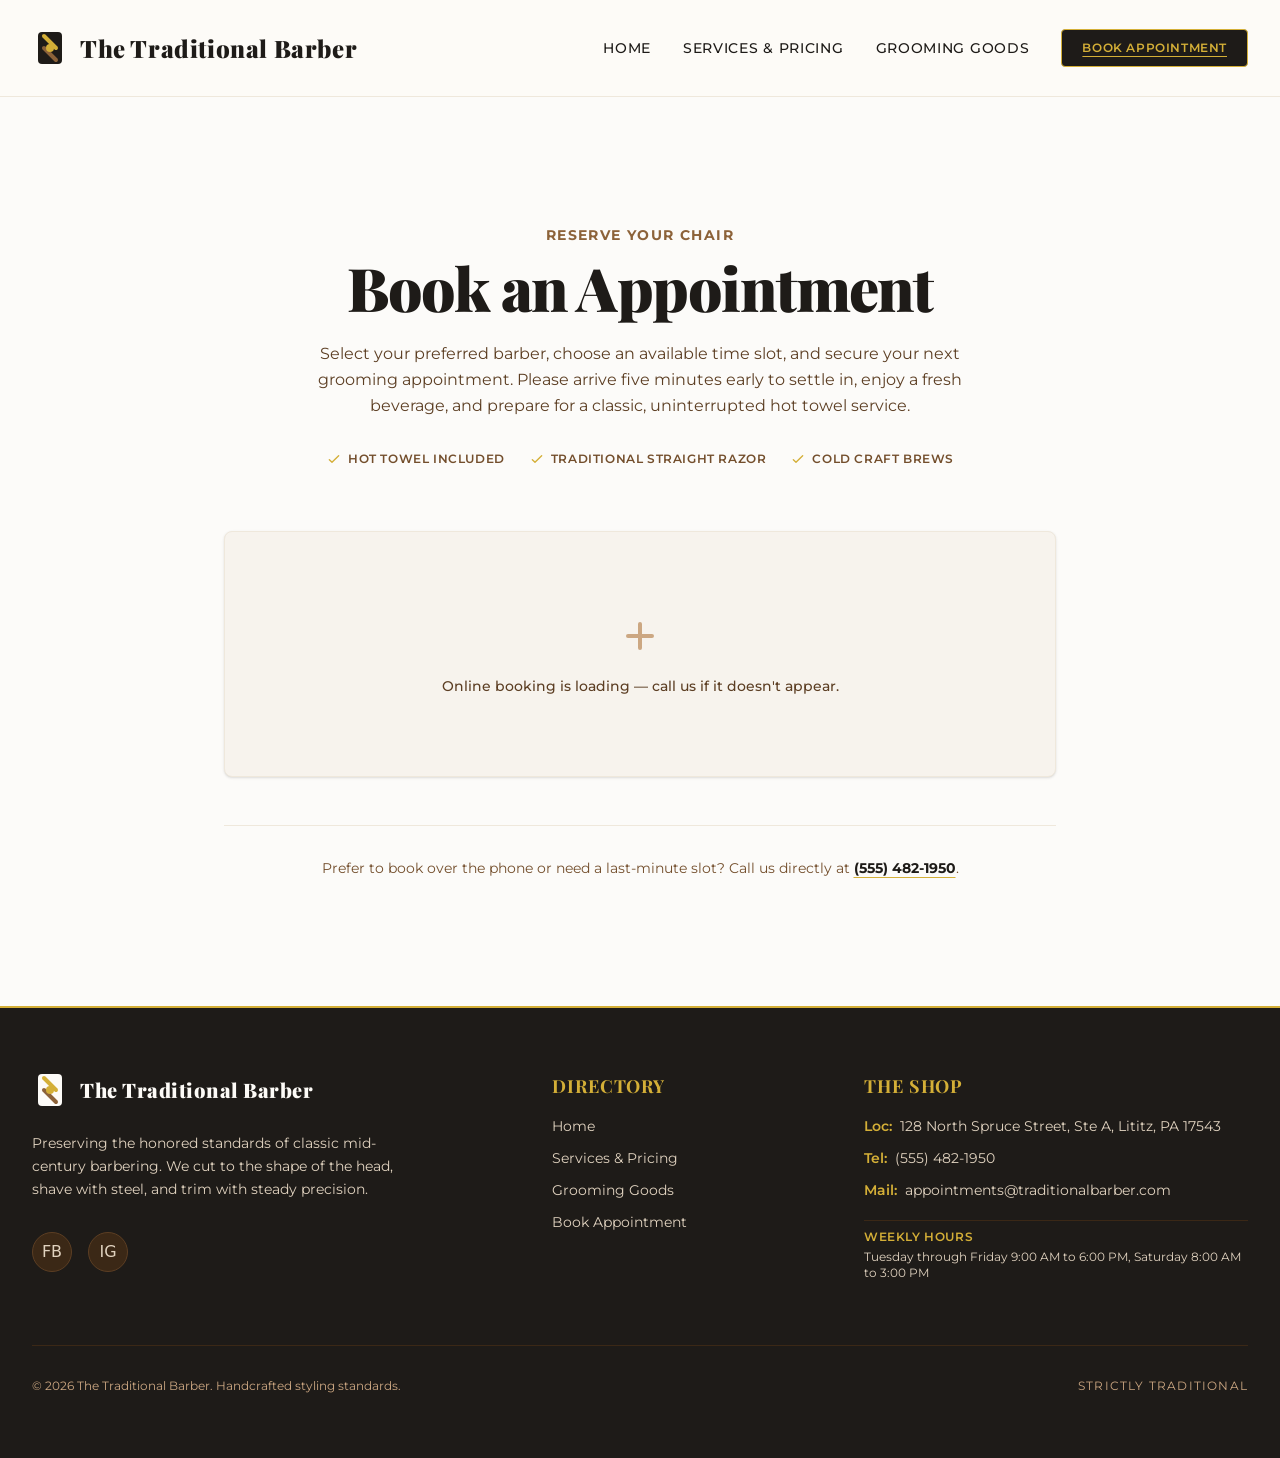
<file: book.html>
<!DOCTYPE html>
<html lang="en">
<head>
<meta charset="utf-8">
<meta name="viewport" content="width=device-width, initial-scale=1">
<title>Book Your Haircut & Shave | The Traditional Barber</title>
<meta name="description" content="Secure your spot with our skilled barbers. Select your service, pick a date, and step into a classic mid-century grooming experience.">
<link rel="canonical" href="https://traditional-barber-9607.sites.tibly.ai/book">
<meta property="og:type" content="website">
<meta property="og:url" content="https://traditional-barber-9607.sites.tibly.ai/book">
<meta property="og:site_name" content="The Traditional Barber">
<meta property="og:title" content="Book Your Haircut & Shave | The Traditional Barber">
<meta property="og:description" content="Secure your spot with our skilled barbers. Select your service, pick a date, and step into a classic mid-century grooming experience.">
<meta name="twitter:card" content="summary_large_image">
<script type="application/ld+json" data-tibly-business>{"@context":"https://schema.org","@type":"HealthAndBeautyBusiness","name":"The Traditional Barber","url":"https://traditional-barber-9607.sites.tibly.ai/"}</script>
<link rel="icon" href="/favicon.svg" type="image/svg+xml">
<link rel="preconnect" href="https://fonts.googleapis.com">
<link rel="preconnect" href="https://fonts.gstatic.com" crossorigin>
<link href="https://fonts.googleapis.com/css2?family=Montserrat:ital,wght@0,300;0,400;0,500;0,600;0,700;1,400&family=Playfair+Display:ital,wght@0,600;0,700;0,900;1,600&display=swap" rel="stylesheet">
<style>details[open] > *:not(summary){animation:tibly-acc .35s ease}@keyframes tibly-acc{from{opacity:0;transform:translateY(-4px)}}</style>
<style>@media (prefers-reduced-motion:no-preference){.tibly-fx{opacity:0;transform:translateY(24px);transition:opacity .7s ease,transform .7s ease}.tibly-fx.tibly-fx-in{opacity:1;transform:none}}</style>
<script>addEventListener('DOMContentLoaded',function(){if(!('IntersectionObserver' in window))return;var io=new IntersectionObserver(function(es){es.forEach(function(en){if(en.isIntersecting){en.target.classList.add('tibly-fx-in');io.unobserve(en.target)}})},{rootMargin:'0px 0px -8% 0px'});document.querySelectorAll('section[data-block] > *').forEach(function(el){var p=getComputedStyle(el).position;if(p==='absolute'||p==='fixed')return;if(el.getBoundingClientRect().top>innerHeight){el.classList.add('tibly-fx');io.observe(el)}})});</script>
<style>.tibly-ba{position:relative;overflow:hidden;--ba:50%;cursor:ew-resize;touch-action:pan-y;user-select:none;-webkit-user-select:none}.tibly-ba>img{display:block;width:100%;height:100%;object-fit:cover}.tibly-ba .tibly-ba-before{position:absolute;inset:0;clip-path:inset(0 calc(100% - var(--ba)) 0 0)}.tibly-ba .tibly-ba-before img{display:block;width:100%;height:100%;object-fit:cover}.tibly-ba::after{content:'';position:absolute;top:0;bottom:0;left:var(--ba);width:2px;margin-left:-1px;background:#fff;box-shadow:0 0 6px rgba(0,0,0,.55);pointer-events:none;z-index:1}.tibly-ba::before{content:'';position:absolute;top:50%;left:var(--ba);width:44px;height:44px;transform:translate(-50%,-50%);border-radius:9999px;background:rgba(0,0,0,.75) url("data:image/svg+xml,%3Csvg%20xmlns='http://www.w3.org/2000/svg'%20viewBox='0%200%2024%2024'%20fill='%23fff'%3E%3Cpath%20d='M9%206l-6%206%206%206zM15%206l6%206-6%206z'/%3E%3C/svg%3E") center/22px 22px no-repeat;border:2px solid #fff;box-shadow:0 2px 8px rgba(0,0,0,.4);pointer-events:none;z-index:1}.tibly-ba input[type=range]{position:absolute;inset:0;width:100%;height:100%;margin:0;opacity:0;pointer-events:none;-webkit-appearance:none;appearance:none;z-index:2}[data-lightbox]{cursor:zoom-in}.tibly-lb{position:fixed;inset:0;z-index:9999;background:rgba(0,0,0,.92);display:flex;align-items:center;justify-content:center;cursor:zoom-out;padding:24px}.tibly-lb img{max-width:100%;max-height:100%;object-fit:contain}</style>
<script>document.addEventListener('input',function(e){var t=e.target;if(!t||t.type!=='range')return;var c=t.closest&&t.closest('.tibly-ba');if(c)c.style.setProperty('--ba',t.value+'%')});document.addEventListener('pointerdown',function(e){var c=e.target.closest&&e.target.closest('.tibly-ba');if(!c||e.button>0)return;e.preventDefault();var inp=c.querySelector('input[type=range]');var set=function(x){var r=c.getBoundingClientRect();if(!r.width)return;var p=Math.max(0,Math.min(100,(x-r.left)*100/r.width));c.style.setProperty('--ba',p+'%');if(inp)inp.value=Math.round(p)};set(e.clientX);var mv=function(ev){set(ev.clientX)};var up=function(){document.removeEventListener('pointermove',mv);document.removeEventListener('pointerup',up);document.removeEventListener('pointercancel',up)};document.addEventListener('pointermove',mv);document.addEventListener('pointerup',up);document.addEventListener('pointercancel',up)});document.addEventListener('click',function(e){var im=e.target.closest&&e.target.closest('[data-lightbox]');if(!im||!(im.currentSrc||im.src))return;e.preventDefault();var o=document.createElement('div');o.className='tibly-lb';var big=document.createElement('img');big.src=im.currentSrc||im.src;big.alt=im.alt||'';o.appendChild(big);o.addEventListener('click',function(){o.remove()});document.addEventListener('keydown',function esc(ev){if(ev.key==='Escape'){o.remove();document.removeEventListener('keydown',esc)}});document.body.appendChild(o)});document.addEventListener('click',function(e){var x=e.target.closest&&e.target.closest('[data-announce-close]');if(!x)return;var b=x.closest('[data-announce]');if(b){b.style.display='none';try{sessionStorage.setItem('tibly-announce','1')}catch(_){}}});addEventListener('DOMContentLoaded',function(){try{if(sessionStorage.getItem('tibly-announce')==='1'){var b=document.querySelector('[data-announce]');if(b)b.style.display='none'}}catch(_){}if('IntersectionObserver' in window&&!matchMedia('(prefers-reduced-motion:reduce)').matches){var els=document.querySelectorAll('[data-count]');if(els.length){var io=new IntersectionObserver(function(es){es.forEach(function(en){if(!en.isIntersecting)return;io.unobserve(en.target);var el=en.target,s=el.textContent||'',m=s.match(/[\d,]*\d(?:\.\d+)?/);if(!m)return;var raw=m[0],num=parseFloat(raw.replace(/,/g,''));if(!isFinite(num))return;if(!el.getAttribute('data-count'))el.setAttribute('data-count',s);var pre=s.slice(0,m.index),post=s.slice(m.index+raw.length),grp=raw.indexOf(',')>=0,dec=(raw.split('.')[1]||'').length,t0=performance.now();requestAnimationFrame(function tick(now){var p=Math.min((now-t0)/1400,1);p=1-Math.pow(1-p,3);var v=(num*p).toFixed(dec);if(grp)v=Number(v).toLocaleString('en-US',{minimumFractionDigits:dec});el.textContent=pre+v+post;if(p<1)requestAnimationFrame(tick)})})},{rootMargin:'0px 0px -10% 0px'});els.forEach(function(el){io.observe(el)})}}var badge=document.querySelector('[data-tibly-open]');if(badge){var src=document.querySelector('[data-tibly-field="hours"]');var txt=(src&&src.textContent||'').toLowerCase();var days=['sun','mon','tue','wed','thu','fri','sat'];var toMin=function(h,mm,ap){h=+h;mm=+(mm||0);if(ap==='pm'&&h!==12)h+=12;if(ap==='am'&&h===12)h=0;return h*60+mm};var spans=[];var re=/(sun|mon|tue|wed|thu|fri|sat|daily|every ?day)[a-z]*\s*(?:[-\u2013\u2014]\s*(sun|mon|tue|wed|thu|fri|sat)[a-z]*)?\s*:?\s*(\d{1,2})(?::(\d{2}))?\s*(am|pm)?\s*[-\u2013\u2014]\s*(\d{1,2})(?::(\d{2}))?\s*(am|pm)?/g,mm;while((mm=re.exec(txt))){var d1=mm[1].slice(0,3),d2=mm[2],ap1=mm[5]||(mm[8]==='pm'&&+mm[3]<=+mm[6]?'am':mm[8]),o=toMin(mm[3],mm[4],ap1),c=toMin(mm[6],mm[7],mm[8]);var from=d1==='dai'||d1==='eve'?0:days.indexOf(d1),to=d2?days.indexOf(d2.slice(0,3)):(d1==='dai'||d1==='eve'?6:from);if(from<0)continue;for(var d=from;;d=(d+1)%7){spans.push([d,o,c]);if(d===to)break}}if(spans.length){var now=new Date(),cur=now.getDay(),min=now.getHours()*60+now.getMinutes();var open=spans.some(function(s){return s[0]===cur&&min>=s[1]&&min<s[2]});badge.textContent=open?(badge.getAttribute('data-open-text')||'Open now'):(badge.getAttribute('data-closed-text')||'Closed now');badge.setAttribute('data-state',open?'open':'closed');badge.hidden=false}}});</script>
<style>header a[aria-current="page"]:not(:has(img,svg)){text-decoration:underline;text-underline-offset:4px;text-decoration-thickness:1px}</style>
<style>#nav-open~[class*="peer-checked:"][class*="fixed"]{min-height:100vh;min-height:100dvh}@media (prefers-reduced-motion:no-preference){label[for="nav-open"] span{transition:transform .3s ease,opacity .2s ease}header:has(#nav-open:checked) label[for="nav-open"]:not([aria-label="Close" i]) span:not(:has(span)):nth-of-type(1){transform:translateY(8px) rotate(45deg)}header:has(#nav-open:checked) label[for="nav-open"]:not([aria-label="Close" i]) span:not(:has(span)):nth-of-type(2){opacity:0}header:has(#nav-open:checked) label[for="nav-open"]:not([aria-label="Close" i]) span:not(:has(span)):nth-of-type(3){transform:translateY(-8px) rotate(-45deg)}#nav-open:checked~[class*="peer-checked:"]{animation:tibly-nav-in .25s ease}#nav-open:checked~[class*="peer-checked:"] label[for="nav-open"]{display:inline-block;animation:tibly-x-in .35s ease}@keyframes tibly-nav-in{from{opacity:0;transform:translateY(10px)}}@keyframes tibly-x-in{from{opacity:0;transform:rotate(-90deg) scale(.6)}}}</style>
<link rel="stylesheet" href="/styles.css?v=e5f9a45d">
</head>
<body>
<!-- block:header -->
<header class="relative z-50 w-full bg-[#FDFBF7] border-b border-brand-200">
  <div class="max-w-7xl mx-auto px-4 sm:px-6 lg:px-8">
    
    <input type="checkbox" id="nav-open" class="peer sr-only">

    <div class="flex items-center justify-between h-20 md:h-24">
      <!-- Brand Logo / Wordmark -->
      <a href="/" class="flex items-center gap-3 group focus:outline-none focus:ring-2 focus:ring-brand-600 rounded-sm">
        <!-- Distinctive inline SVG icon mark: barber pole/razor concept in brand colors -->
        <svg class="w-9 h-9 flex-shrink-0" viewBox="0 0 36 36" fill="none" xmlns="http://www.w3.org/2000/svg" aria-hidden="true">
          <rect x="6" y="2" width="24" height="32" rx="4" fill="#1E1B18"/>
          <path d="M12 6L24 18" stroke="#D4AF37" stroke-width="4" stroke-linecap="round"/>
          <path d="M12 18L24 30" stroke="#8C6239" stroke-width="4" stroke-linecap="round"/>
          <circle cx="18" cy="18" r="4" fill="#D4AF37"/>
        </svg>
        <span data-tibly-field="business-name" class="font-display font-black text-xl md:text-2xl tracking-wide text-ink group-hover:text-brand-600 transition-colors">
          The Traditional Barber
        </span>
      </a>

      <!-- Desktop Navigation -->
      <nav class="hidden md:flex items-center gap-8">
        <a href="/" class="font-body text-sm font-medium uppercase tracking-wider text-ink hover:text-brand-600 transition-colors">Home</a>
        <a href="/services" class="font-body text-sm font-medium uppercase tracking-wider text-ink hover:text-brand-600 transition-colors">Services & Pricing</a>
        <a href="/shop" class="font-body text-sm font-medium uppercase tracking-wider text-ink hover:text-brand-600 transition-colors">Grooming Goods</a>
        <a href="/book" class="inline-flex items-center justify-center px-5 py-2.5 font-body font-semibold tracking-wider text-xs uppercase bg-[#1E1B18] text-[#D4AF37] border border-[#D4AF37] hover:bg-[#D4AF37] hover:text-[#1E1B18] transition-all rounded-sm" aria-current="page">
          Book Appointment
        </a>
      </nav>

      <!-- Hamburger Menu Button -->
      <label for="nav-open" class="md:hidden p-2 text-ink hover:text-brand-600 cursor-pointer transition-colors" aria-label="Menu">
        <svg class="w-6 h-6" fill="none" viewBox="0 0 24 24" stroke="currentColor">
          <path stroke-linecap="round" stroke-linejoin="round" stroke-width="2" d="M4 6h16M4 12h16M4 18h16" />
        </svg>
      </label>
    </div>

    <!-- Mobile Full-Screen Overlay Panel -->
    <div class="hidden peer-checked:flex md:hidden fixed inset-0 z-50 flex-col bg-[#1E1B18] p-6 justify-between animate-fade-in">
      <div class="flex items-center justify-between">
        <a href="/" class="flex items-center gap-3">
          <svg class="w-9 h-9 flex-shrink-0" viewBox="0 0 36 36" fill="none" xmlns="http://www.w3.org/2000/svg">
            <rect x="6" y="2" width="24" height="32" rx="4" fill="#FDFBF7"/>
            <path d="M12 6L24 18" stroke="#D4AF37" stroke-width="4" stroke-linecap="round"/>
            <path d="M12 18L24 30" stroke="#8C6239" stroke-width="4" stroke-linecap="round"/>
            <circle cx="18" cy="18" r="4" fill="#D4AF37"/>
          </svg>
          <span data-tibly-field="business-name" class="font-display font-black text-xl tracking-wide text-[#FDFBF7]">
            The Traditional Barber
          </span>
        </a>
        <label for="nav-open" aria-label="Close" class="p-2 text-[#FDFBF7] hover:text-[#D4AF37] cursor-pointer transition-colors">
          <svg class="w-6 h-6" fill="none" viewBox="0 0 24 24" stroke="currentColor">
            <path stroke-linecap="round" stroke-linejoin="round" stroke-width="2" d="M6 18L18 6M6 6l12 12" />
          </svg>
        </label>
      </div>

      <nav class="flex flex-col gap-8 my-auto text-center">
        <a href="/" class="font-display text-3xl font-bold tracking-wide text-[#FDFBF7] hover:text-[#D4AF37] transition-colors">Home</a>
        <a href="/services" class="font-display text-3xl font-bold tracking-wide text-[#FDFBF7] hover:text-[#D4AF37] transition-colors">Services & Pricing</a>
        <a href="/shop" class="font-display text-3xl font-bold tracking-wide text-[#FDFBF7] hover:text-[#D4AF37] transition-colors">Grooming Goods</a>
        <a href="/book" class="font-display text-3xl font-bold tracking-wide text-[#D4AF37] hover:text-[#FDFBF7] transition-colors" aria-current="page">Book Appointment</a>
      </nav>

      <div class="text-center pt-8 border-t border-brand-800">
        <a href="tel:555-482-1950" data-tibly-field="phone" class="font-body text-sm tracking-widest text-[#FDFBF7] hover:text-[#D4AF37] transition-colors">
          (555) 482-1950
        </a>
      </div>
    </div>

  </div>
</header>
<!-- /block:header -->
<!-- block:booking -->
<section class="relative bg-brand-50 py-20 lg:py-32" data-block="booking">
  <div class="max-w-4xl mx-auto px-4 sm:px-6 lg:px-8">
    
    <!-- Editorial Heading & Context -->
    <div class="text-center max-w-2xl mx-auto mb-16">
      <span class="font-body text-xs md:text-sm font-bold tracking-widest text-brand-600 uppercase block mb-3">Reserve Your Chair</span>
      <h1 class="font-display text-4xl md:text-6xl font-black text-ink tracking-tight mb-6">
        Book an Appointment
      </h1>
      <p class="font-body text-base text-brand-800 leading-relaxed">
        Select your preferred barber, choose an available time slot, and secure your next grooming appointment. Please arrive five minutes early to settle in, enjoy a fresh beverage, and prepare for a classic, uninterrupted hot towel service.
      </p>
      <div class="mt-8 flex flex-wrap justify-center gap-6 text-xs font-body font-semibold text-brand-700 uppercase tracking-wider">
        <span class="flex items-center gap-1.5">
          <svg class="w-4 h-4 text-accent-500" fill="none" viewBox="0 0 24 24" stroke="currentColor"><path stroke-linecap="round" stroke-linejoin="round" stroke-width="2" d="M5 13l4 4L19 7"/></svg>
          Hot Towel Included
        </span>
        <span class="flex items-center gap-1.5">
          <svg class="w-4 h-4 text-accent-500" fill="none" viewBox="0 0 24 24" stroke="currentColor"><path stroke-linecap="round" stroke-linejoin="round" stroke-width="2" d="M5 13l4 4L19 7"/></svg>
          Traditional Straight Razor
        </span>
        <span class="flex items-center gap-1.5">
          <svg class="w-4 h-4 text-accent-500" fill="none" viewBox="0 0 24 24" stroke="currentColor"><path stroke-linecap="round" stroke-linejoin="round" stroke-width="2" d="M5 13l4 4L19 7"/></svg>
          Cold Craft Brews
        </span>
      </div>
    </div>

    <!-- Tibly Live Booking Widget Container -->
    <div class="bg-brand-100 border border-brand-200 rounded-md p-6 md:p-8 shadow-sm">
      <div data-tibly-booking>
        <div class="text-center py-12">
          <svg class="w-12 h-12 text-brand-400 mx-auto mb-4 animate-spin-slow" fill="none" viewBox="0 0 24 24" stroke="currentColor">
            <path stroke-linecap="round" stroke-linejoin="round" stroke-width="2" d="M12 6v6m0 0v6m0-6h6m-6 0H6"/>
          </svg>
          <p class="font-body text-sm text-brand-800 font-medium">Online booking is loading — call us if it doesn't appear.</p>
        </div>
      </div>
    </div>

    <!-- Direct Assistance Footer -->
    <div class="mt-12 text-center border-t border-brand-200 pt-8">
      <p class="font-body text-sm text-brand-700">
        Prefer to book over the phone or need a last-minute slot? Call us directly at 
        <a href="tel:555-482-1950" class="font-bold text-ink hover:text-brand-600 transition-colors underline decoration-accent-500 underline-offset-4"><span data-tibly-field="phone">(555) 482-1950</span></a>.
      </p>
    </div>

  </div>
</section>
<!-- /block:booking -->
<!-- block:footer -->
<footer class="relative bg-[#1E1B18] text-[#FDFBF7] border-t-2 border-[#D4AF37] pt-16 pb-32 md:pb-16">
  <div class="max-w-7xl mx-auto px-4 sm:px-6 lg:px-8">
    <div class="grid grid-cols-1 md:grid-cols-12 gap-12 lg:gap-8">
      
      <!-- Brand & Description -->
      <div class="md:col-span-5 flex flex-col items-start gap-6">
        <a href="/" class="flex items-center gap-3 group focus:outline-none focus:ring-2 focus:ring-[#D4AF37] rounded-sm">
          <svg class="w-9 h-9 flex-shrink-0" viewBox="0 0 36 36" fill="none" xmlns="http://www.w3.org/2000/svg" aria-hidden="true">
            <rect x="6" y="2" width="24" height="32" rx="4" fill="#FDFBF7"/>
            <path d="M12 6L24 18" stroke="#D4AF37" stroke-width="4" stroke-linecap="round"/>
            <path d="M12 18L24 30" stroke="#8C6239" stroke-width="4" stroke-linecap="round"/>
            <circle cx="18" cy="18" r="4" fill="#D4AF37"/>
          </svg>
          <span data-tibly-field="business-name" class="font-display font-black text-xl tracking-wide text-[#FDFBF7] group-hover:text-[#D4AF37] transition-colors">
            The Traditional Barber
          </span>
        </a>
        <p class="font-body text-sm text-brand-300 leading-relaxed max-w-sm">
          Preserving the honored standards of classic mid-century barbering. We cut to the shape of the head, shave with steel, and trim with steady precision.
        </p>
        <div data-tibly-field="links" class="flex items-center gap-4 mt-2">
          <a href="#" class="w-10 h-10 rounded-full bg-brand-900 border border-brand-800 flex items-center justify-center text-brand-300 hover:text-[#D4AF37] hover:border-[#D4AF37] transition-all" aria-label="Facebook">FB</a>
          <a href="#" class="w-10 h-10 rounded-full bg-brand-900 border border-brand-800 flex items-center justify-center text-brand-300 hover:text-[#D4AF37] hover:border-[#D4AF37] transition-all" aria-label="Instagram">IG</a>
        </div>
      </div>

      <!-- Quick Navigation -->
      <div class="md:col-span-3 flex flex-col gap-4">
        <h3 class="font-display text-lg font-bold tracking-wider text-[#D4AF37] uppercase">Directory</h3>
        <nav class="flex flex-col gap-3">
          <a href="/" class="font-body text-sm text-brand-300 hover:text-[#FDFBF7] transition-colors">Home</a>
          <a href="/services" class="font-body text-sm text-brand-300 hover:text-[#FDFBF7] transition-colors">Services & Pricing</a>
          <a href="/shop" class="font-body text-sm text-brand-300 hover:text-[#FDFBF7] transition-colors">Grooming Goods</a>
          <a href="/book" class="font-body text-sm text-brand-300 hover:text-[#FDFBF7] transition-colors">Book Appointment</a>
        </nav>
      </div>

      <!-- Shop Information -->
      <div class="md:col-span-4 flex flex-col gap-4">
        <h3 class="font-display text-lg font-bold tracking-wider text-[#D4AF37] uppercase">The Shop</h3>
        <div class="flex flex-col gap-3 font-body text-sm text-brand-300">
          <p class="flex items-start gap-2">
            <span class="text-[#D4AF37] font-semibold">Loc:</span>
            <span data-tibly-field="address">128 North Spruce Street, Ste A, Lititz, PA 17543</span>
          </p>
          <p class="flex items-center gap-2">
            <span class="text-[#D4AF37] font-semibold">Tel:</span>
            <a href="tel:555-482-1950" class="hover:text-[#FDFBF7] transition-colors"><span data-tibly-field="phone">(555) 482-1950</span></a>
          </p>
          <p class="flex items-center gap-2">
            <span class="text-[#D4AF37] font-semibold">Mail:</span>
            <a href="mailto:appointments@traditionalbarber.com" class="hover:text-[#FDFBF7] transition-colors"><span data-tibly-field="email">appointments@traditionalbarber.com</span></a>
          </p>
          <div class="mt-2 pt-2 border-t border-brand-900">
            <p class="text-xs uppercase tracking-wider text-[#D4AF37] font-semibold mb-1">Weekly Hours</p>
            <p class="text-xs" data-tibly-field="hours">Tuesday through Friday 9:00 AM to 6:00 PM, Saturday 8:00 AM to 3:00 PM</p>
          </div>
        </div>
      </div>

    </div>

    <!-- Bottom Bar -->
    <div class="mt-16 pt-8 border-t border-brand-900 flex flex-col sm:flex-row justify-between items-center gap-4 text-xs font-body text-brand-400">
      <p>&copy; 2026 <span data-tibly-field="business-name">The Traditional Barber</span>. Handcrafted styling standards.</p>
      <p class="tracking-widest">STRICTLY TRADITIONAL</p>
    </div>
  </div>

  <!-- STICKY MOBILE CALL BAR (Visible below md) -->
  <div class="md:hidden fixed bottom-0 inset-x-0 z-40 bg-[#1E1B18] border-t border-[#D4AF37] px-4 py-3 flex gap-3 shadow-2xl">
    <a href="tel:555-482-1950" class="flex-1 inline-flex items-center justify-center py-3.5 font-body font-bold text-sm uppercase tracking-widest bg-[#D4AF37] text-[#1E1B18] hover:bg-[#ebd27a] active:bg-[#bd9626] rounded-sm transition-all shadow-md">
      Call Shop <span class="ml-2 font-normal" data-tibly-field="phone">(555) 482-1950</span>
    </a>
  </div>
</footer>
<!-- /block:footer -->
  <script async src="https://api.tibly.ai/widget/v1.js"></script>
</body>
</html>
</file>
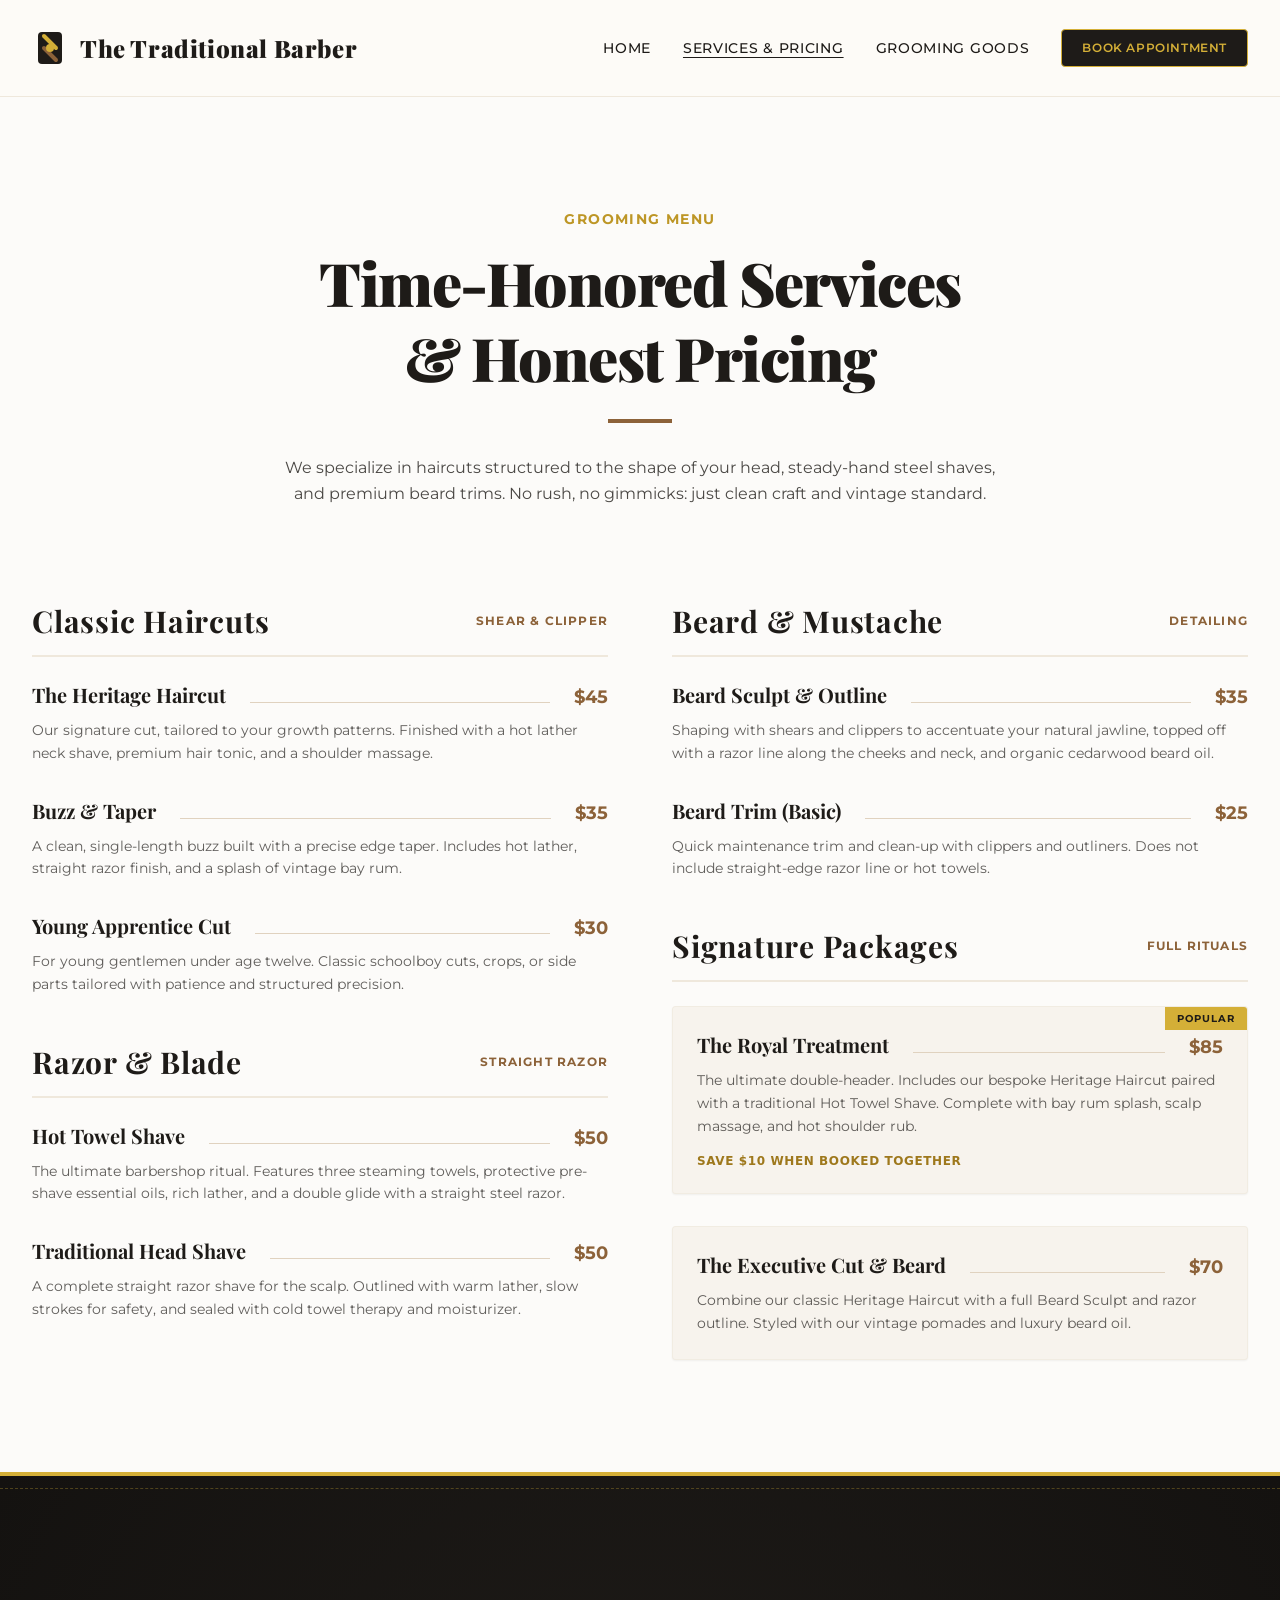
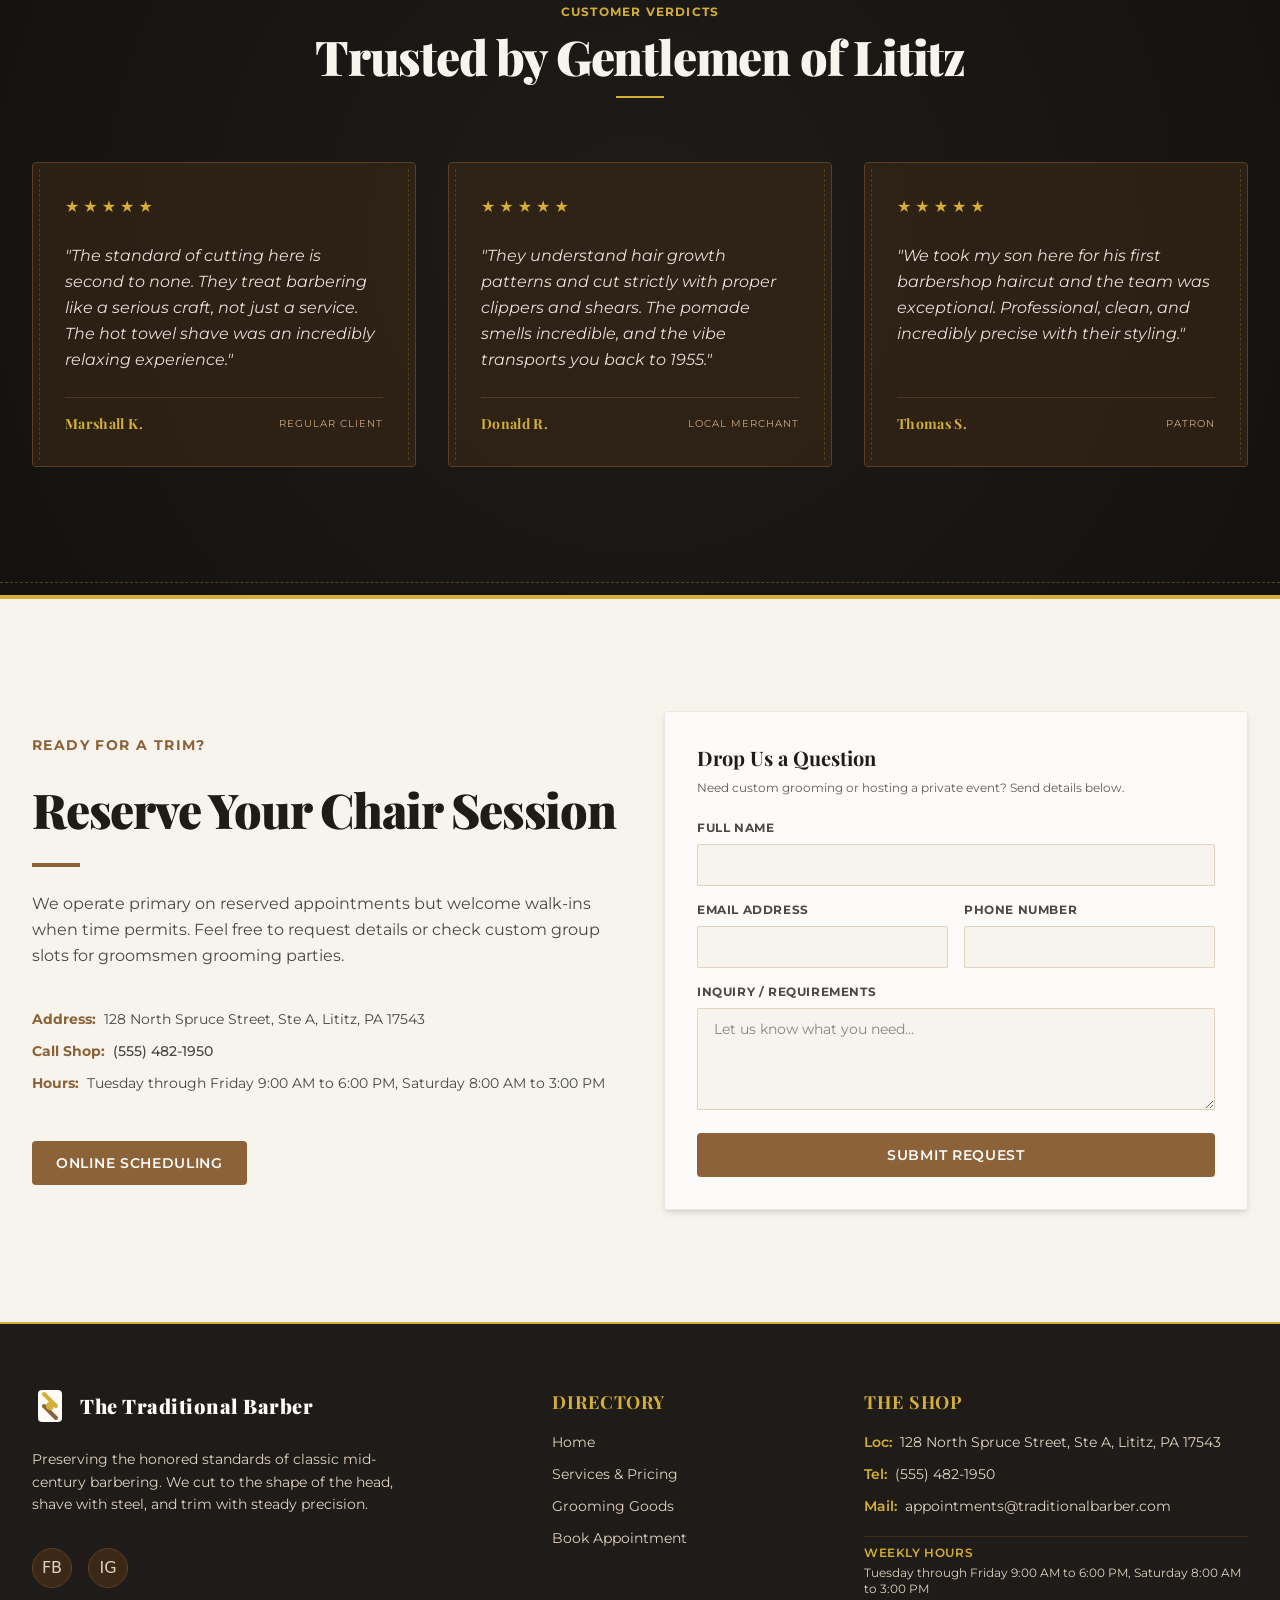
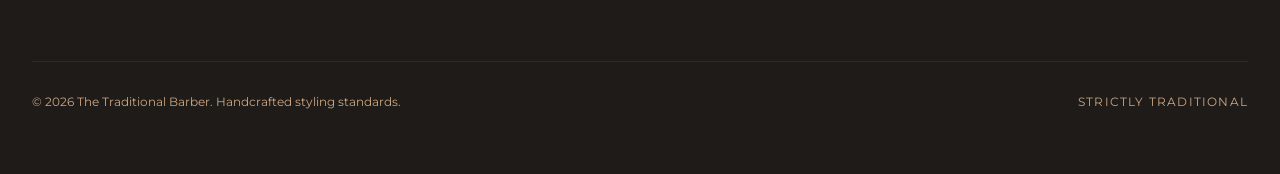
<file: services.html>
<!DOCTYPE html>
<html lang="en">
<head>
<meta charset="utf-8">
<meta name="viewport" content="width=device-width, initial-scale=1">
<title>Services &amp; Pricing | The Traditional Barber</title>
<meta name="description" content="Explore our menu of traditional haircuts, hot towel straight razor shaves, and heritage grooming packages designed with mid-century precision.">
<link rel="canonical" href="https://traditional-barber-9607.sites.tibly.ai/services">
<meta property="og:type" content="website">
<meta property="og:url" content="https://traditional-barber-9607.sites.tibly.ai/services">
<meta property="og:site_name" content="The Traditional Barber">
<meta property="og:title" content="Services &amp; Pricing | The Traditional Barber">
<meta property="og:description" content="Explore our menu of traditional haircuts, hot towel straight razor shaves, and heritage grooming packages designed with mid-century precision.">
<meta name="twitter:card" content="summary_large_image">
<script type="application/ld+json" data-tibly-business>{"@context":"https://schema.org","@type":"HealthAndBeautyBusiness","name":"The Traditional Barber","url":"https://traditional-barber-9607.sites.tibly.ai/"}</script>
<link rel="icon" href="/favicon.svg" type="image/svg+xml">
<link rel="preconnect" href="https://fonts.googleapis.com">
<link rel="preconnect" href="https://fonts.gstatic.com" crossorigin>
<link href="https://fonts.googleapis.com/css2?family=Montserrat:ital,wght@0,300;0,400;0,500;0,600;0,700;1,400&family=Playfair+Display:ital,wght@0,600;0,700;0,900;1,600&display=swap" rel="stylesheet">
<style>details[open] > *:not(summary){animation:tibly-acc .35s ease}@keyframes tibly-acc{from{opacity:0;transform:translateY(-4px)}}</style>
<style>@media (prefers-reduced-motion:no-preference){.tibly-fx{opacity:0;transform:translateY(24px);transition:opacity .7s ease,transform .7s ease}.tibly-fx.tibly-fx-in{opacity:1;transform:none}}</style>
<script>addEventListener('DOMContentLoaded',function(){if(!('IntersectionObserver' in window))return;var io=new IntersectionObserver(function(es){es.forEach(function(en){if(en.isIntersecting){en.target.classList.add('tibly-fx-in');io.unobserve(en.target)}})},{rootMargin:'0px 0px -8% 0px'});document.querySelectorAll('section[data-block] > *').forEach(function(el){var p=getComputedStyle(el).position;if(p==='absolute'||p==='fixed')return;if(el.getBoundingClientRect().top>innerHeight){el.classList.add('tibly-fx');io.observe(el)}})});</script>
<style>.tibly-ba{position:relative;overflow:hidden;--ba:50%;cursor:ew-resize;touch-action:pan-y;user-select:none;-webkit-user-select:none}.tibly-ba>img{display:block;width:100%;height:100%;object-fit:cover}.tibly-ba .tibly-ba-before{position:absolute;inset:0;clip-path:inset(0 calc(100% - var(--ba)) 0 0)}.tibly-ba .tibly-ba-before img{display:block;width:100%;height:100%;object-fit:cover}.tibly-ba::after{content:'';position:absolute;top:0;bottom:0;left:var(--ba);width:2px;margin-left:-1px;background:#fff;box-shadow:0 0 6px rgba(0,0,0,.55);pointer-events:none;z-index:1}.tibly-ba::before{content:'';position:absolute;top:50%;left:var(--ba);width:44px;height:44px;transform:translate(-50%,-50%);border-radius:9999px;background:rgba(0,0,0,.75) url("data:image/svg+xml,%3Csvg%20xmlns='http://www.w3.org/2000/svg'%20viewBox='0%200%2024%2024'%20fill='%23fff'%3E%3Cpath%20d='M9%206l-6%206%206%206zM15%206l6%206-6%206z'/%3E%3C/svg%3E") center/22px 22px no-repeat;border:2px solid #fff;box-shadow:0 2px 8px rgba(0,0,0,.4);pointer-events:none;z-index:1}.tibly-ba input[type=range]{position:absolute;inset:0;width:100%;height:100%;margin:0;opacity:0;pointer-events:none;-webkit-appearance:none;appearance:none;z-index:2}[data-lightbox]{cursor:zoom-in}.tibly-lb{position:fixed;inset:0;z-index:9999;background:rgba(0,0,0,.92);display:flex;align-items:center;justify-content:center;cursor:zoom-out;padding:24px}.tibly-lb img{max-width:100%;max-height:100%;object-fit:contain}</style>
<script>document.addEventListener('input',function(e){var t=e.target;if(!t||t.type!=='range')return;var c=t.closest&&t.closest('.tibly-ba');if(c)c.style.setProperty('--ba',t.value+'%')});document.addEventListener('pointerdown',function(e){var c=e.target.closest&&e.target.closest('.tibly-ba');if(!c||e.button>0)return;e.preventDefault();var inp=c.querySelector('input[type=range]');var set=function(x){var r=c.getBoundingClientRect();if(!r.width)return;var p=Math.max(0,Math.min(100,(x-r.left)*100/r.width));c.style.setProperty('--ba',p+'%');if(inp)inp.value=Math.round(p)};set(e.clientX);var mv=function(ev){set(ev.clientX)};var up=function(){document.removeEventListener('pointermove',mv);document.removeEventListener('pointerup',up);document.removeEventListener('pointercancel',up)};document.addEventListener('pointermove',mv);document.addEventListener('pointerup',up);document.addEventListener('pointercancel',up)});document.addEventListener('click',function(e){var im=e.target.closest&&e.target.closest('[data-lightbox]');if(!im||!(im.currentSrc||im.src))return;e.preventDefault();var o=document.createElement('div');o.className='tibly-lb';var big=document.createElement('img');big.src=im.currentSrc||im.src;big.alt=im.alt||'';o.appendChild(big);o.addEventListener('click',function(){o.remove()});document.addEventListener('keydown',function esc(ev){if(ev.key==='Escape'){o.remove();document.removeEventListener('keydown',esc)}});document.body.appendChild(o)});document.addEventListener('click',function(e){var x=e.target.closest&&e.target.closest('[data-announce-close]');if(!x)return;var b=x.closest('[data-announce]');if(b){b.style.display='none';try{sessionStorage.setItem('tibly-announce','1')}catch(_){}}});addEventListener('DOMContentLoaded',function(){try{if(sessionStorage.getItem('tibly-announce')==='1'){var b=document.querySelector('[data-announce]');if(b)b.style.display='none'}}catch(_){}if('IntersectionObserver' in window&&!matchMedia('(prefers-reduced-motion:reduce)').matches){var els=document.querySelectorAll('[data-count]');if(els.length){var io=new IntersectionObserver(function(es){es.forEach(function(en){if(!en.isIntersecting)return;io.unobserve(en.target);var el=en.target,s=el.textContent||'',m=s.match(/[\d,]*\d(?:\.\d+)?/);if(!m)return;var raw=m[0],num=parseFloat(raw.replace(/,/g,''));if(!isFinite(num))return;if(!el.getAttribute('data-count'))el.setAttribute('data-count',s);var pre=s.slice(0,m.index),post=s.slice(m.index+raw.length),grp=raw.indexOf(',')>=0,dec=(raw.split('.')[1]||'').length,t0=performance.now();requestAnimationFrame(function tick(now){var p=Math.min((now-t0)/1400,1);p=1-Math.pow(1-p,3);var v=(num*p).toFixed(dec);if(grp)v=Number(v).toLocaleString('en-US',{minimumFractionDigits:dec});el.textContent=pre+v+post;if(p<1)requestAnimationFrame(tick)})})},{rootMargin:'0px 0px -10% 0px'});els.forEach(function(el){io.observe(el)})}}var badge=document.querySelector('[data-tibly-open]');if(badge){var src=document.querySelector('[data-tibly-field="hours"]');var txt=(src&&src.textContent||'').toLowerCase();var days=['sun','mon','tue','wed','thu','fri','sat'];var toMin=function(h,mm,ap){h=+h;mm=+(mm||0);if(ap==='pm'&&h!==12)h+=12;if(ap==='am'&&h===12)h=0;return h*60+mm};var spans=[];var re=/(sun|mon|tue|wed|thu|fri|sat|daily|every ?day)[a-z]*\s*(?:[-\u2013\u2014]\s*(sun|mon|tue|wed|thu|fri|sat)[a-z]*)?\s*:?\s*(\d{1,2})(?::(\d{2}))?\s*(am|pm)?\s*[-\u2013\u2014]\s*(\d{1,2})(?::(\d{2}))?\s*(am|pm)?/g,mm;while((mm=re.exec(txt))){var d1=mm[1].slice(0,3),d2=mm[2],ap1=mm[5]||(mm[8]==='pm'&&+mm[3]<=+mm[6]?'am':mm[8]),o=toMin(mm[3],mm[4],ap1),c=toMin(mm[6],mm[7],mm[8]);var from=d1==='dai'||d1==='eve'?0:days.indexOf(d1),to=d2?days.indexOf(d2.slice(0,3)):(d1==='dai'||d1==='eve'?6:from);if(from<0)continue;for(var d=from;;d=(d+1)%7){spans.push([d,o,c]);if(d===to)break}}if(spans.length){var now=new Date(),cur=now.getDay(),min=now.getHours()*60+now.getMinutes();var open=spans.some(function(s){return s[0]===cur&&min>=s[1]&&min<s[2]});badge.textContent=open?(badge.getAttribute('data-open-text')||'Open now'):(badge.getAttribute('data-closed-text')||'Closed now');badge.setAttribute('data-state',open?'open':'closed');badge.hidden=false}}});</script>
<style>header a[aria-current="page"]:not(:has(img,svg)){text-decoration:underline;text-underline-offset:4px;text-decoration-thickness:1px}</style>
<style>#nav-open~[class*="peer-checked:"][class*="fixed"]{min-height:100vh;min-height:100dvh}@media (prefers-reduced-motion:no-preference){label[for="nav-open"] span{transition:transform .3s ease,opacity .2s ease}header:has(#nav-open:checked) label[for="nav-open"]:not([aria-label="Close" i]) span:not(:has(span)):nth-of-type(1){transform:translateY(8px) rotate(45deg)}header:has(#nav-open:checked) label[for="nav-open"]:not([aria-label="Close" i]) span:not(:has(span)):nth-of-type(2){opacity:0}header:has(#nav-open:checked) label[for="nav-open"]:not([aria-label="Close" i]) span:not(:has(span)):nth-of-type(3){transform:translateY(-8px) rotate(-45deg)}#nav-open:checked~[class*="peer-checked:"]{animation:tibly-nav-in .25s ease}#nav-open:checked~[class*="peer-checked:"] label[for="nav-open"]{display:inline-block;animation:tibly-x-in .35s ease}@keyframes tibly-nav-in{from{opacity:0;transform:translateY(10px)}}@keyframes tibly-x-in{from{opacity:0;transform:rotate(-90deg) scale(.6)}}}</style>
<link rel="stylesheet" href="/styles.css?v=e5f9a45d">
</head>
<body>
<!-- block:header -->
<header class="relative z-50 w-full bg-[#FDFBF7] border-b border-brand-200">
  <div class="max-w-7xl mx-auto px-4 sm:px-6 lg:px-8">
    
    <input type="checkbox" id="nav-open" class="peer sr-only">

    <div class="flex items-center justify-between h-20 md:h-24">
      <!-- Brand Logo / Wordmark -->
      <a href="/" class="flex items-center gap-3 group focus:outline-none focus:ring-2 focus:ring-brand-600 rounded-sm">
        <!-- Distinctive inline SVG icon mark: barber pole/razor concept in brand colors -->
        <svg class="w-9 h-9 flex-shrink-0" viewBox="0 0 36 36" fill="none" xmlns="http://www.w3.org/2000/svg" aria-hidden="true">
          <rect x="6" y="2" width="24" height="32" rx="4" fill="#1E1B18"/>
          <path d="M12 6L24 18" stroke="#D4AF37" stroke-width="4" stroke-linecap="round"/>
          <path d="M12 18L24 30" stroke="#8C6239" stroke-width="4" stroke-linecap="round"/>
          <circle cx="18" cy="18" r="4" fill="#D4AF37"/>
        </svg>
        <span data-tibly-field="business-name" class="font-display font-black text-xl md:text-2xl tracking-wide text-ink group-hover:text-brand-600 transition-colors">
          The Traditional Barber
        </span>
      </a>

      <!-- Desktop Navigation -->
      <nav class="hidden md:flex items-center gap-8">
        <a href="/" class="font-body text-sm font-medium uppercase tracking-wider text-ink hover:text-brand-600 transition-colors">Home</a>
        <a href="/services" class="font-body text-sm font-medium uppercase tracking-wider text-ink hover:text-brand-600 transition-colors" aria-current="page">Services & Pricing</a>
        <a href="/shop" class="font-body text-sm font-medium uppercase tracking-wider text-ink hover:text-brand-600 transition-colors">Grooming Goods</a>
        <a href="/book" class="inline-flex items-center justify-center px-5 py-2.5 font-body font-semibold tracking-wider text-xs uppercase bg-[#1E1B18] text-[#D4AF37] border border-[#D4AF37] hover:bg-[#D4AF37] hover:text-[#1E1B18] transition-all rounded-sm">
          Book Appointment
        </a>
      </nav>

      <!-- Hamburger Menu Button -->
      <label for="nav-open" class="md:hidden p-2 text-ink hover:text-brand-600 cursor-pointer transition-colors" aria-label="Menu">
        <svg class="w-6 h-6" fill="none" viewBox="0 0 24 24" stroke="currentColor">
          <path stroke-linecap="round" stroke-linejoin="round" stroke-width="2" d="M4 6h16M4 12h16M4 18h16" />
        </svg>
      </label>
    </div>

    <!-- Mobile Full-Screen Overlay Panel -->
    <div class="hidden peer-checked:flex md:hidden fixed inset-0 z-50 flex-col bg-[#1E1B18] p-6 justify-between animate-fade-in">
      <div class="flex items-center justify-between">
        <a href="/" class="flex items-center gap-3">
          <svg class="w-9 h-9 flex-shrink-0" viewBox="0 0 36 36" fill="none" xmlns="http://www.w3.org/2000/svg">
            <rect x="6" y="2" width="24" height="32" rx="4" fill="#FDFBF7"/>
            <path d="M12 6L24 18" stroke="#D4AF37" stroke-width="4" stroke-linecap="round"/>
            <path d="M12 18L24 30" stroke="#8C6239" stroke-width="4" stroke-linecap="round"/>
            <circle cx="18" cy="18" r="4" fill="#D4AF37"/>
          </svg>
          <span data-tibly-field="business-name" class="font-display font-black text-xl tracking-wide text-[#FDFBF7]">
            The Traditional Barber
          </span>
        </a>
        <label for="nav-open" aria-label="Close" class="p-2 text-[#FDFBF7] hover:text-[#D4AF37] cursor-pointer transition-colors">
          <svg class="w-6 h-6" fill="none" viewBox="0 0 24 24" stroke="currentColor">
            <path stroke-linecap="round" stroke-linejoin="round" stroke-width="2" d="M6 18L18 6M6 6l12 12" />
          </svg>
        </label>
      </div>

      <nav class="flex flex-col gap-8 my-auto text-center">
        <a href="/" class="font-display text-3xl font-bold tracking-wide text-[#FDFBF7] hover:text-[#D4AF37] transition-colors">Home</a>
        <a href="/services" class="font-display text-3xl font-bold tracking-wide text-[#FDFBF7] hover:text-[#D4AF37] transition-colors" aria-current="page">Services & Pricing</a>
        <a href="/shop" class="font-display text-3xl font-bold tracking-wide text-[#FDFBF7] hover:text-[#D4AF37] transition-colors">Grooming Goods</a>
        <a href="/book" class="font-display text-3xl font-bold tracking-wide text-[#D4AF37] hover:text-[#FDFBF7] transition-colors">Book Appointment</a>
      </nav>

      <div class="text-center pt-8 border-t border-brand-800">
        <a href="tel:555-482-1950" data-tibly-field="phone" class="font-body text-sm tracking-widest text-[#FDFBF7] hover:text-[#D4AF37] transition-colors">
          (555) 482-1950
        </a>
      </div>
    </div>

  </div>
</header>
<!-- /block:header -->
<!-- block:service-grid -->
<section class="relative bg-brand-50 py-16 md:py-28" data-block="service-grid">
  <div class="max-w-7xl mx-auto px-4 sm:px-6 lg:px-8">
    
    <!-- Editorial Header Section -->
    <div class="max-w-3xl mx-auto text-center mb-16 md:mb-24">
      <p class="font-body text-xs md:text-sm font-bold tracking-widest text-accent-600 uppercase mb-4">Grooming Menu</p>
      <h1 class="font-display text-4xl md:text-6xl font-black text-ink leading-tight tracking-tight">
        Time-Honored Services <br>&amp; Honest Pricing
      </h1>
      <div class="w-16 h-1 bg-brand-600 mx-auto mt-6 mb-8"></div>
      <p class="font-body text-base text-ink/80 leading-relaxed max-w-prose mx-auto">
        We specialize in haircuts structured to the shape of your head, steady-hand steel shaves, and premium beard trims. No rush, no gimmicks: just clean craft and vintage standard.
      </p>
    </div>

    <!-- Service Categories Grid -->
    <div class="grid grid-cols-1 lg:grid-cols-2 gap-12 lg:gap-16 items-start">
      
      <!-- Column 1: Haircuts & Shaves -->
      <div class="flex flex-col gap-12">
        <div>
          <h2 class="font-display text-2xl md:text-3xl font-bold text-ink border-b-2 border-brand-200 pb-4 mb-6 tracking-wide flex items-center justify-between">
            <span>Classic Haircuts</span>
            <span class="text-xs font-body font-bold text-brand-600 uppercase tracking-widest">Shear &amp; Clipper</span>
          </h2>
          
          <ul class="flex flex-col gap-8">
            <li class="group">
              <div class="flex justify-between items-baseline gap-4 mb-2">
                <h3 class="font-display text-lg md:text-xl font-bold text-ink group-hover:text-brand-600 transition-colors">
                  The Heritage Haircut
                </h3>
                <span class="w-12 h-[1px] bg-brand-300 flex-grow mx-2"></span>
                <span class="font-body font-bold text-lg text-brand-600">$45</span>
              </div>
              <p class="font-body text-sm text-ink/70 leading-relaxed">
                Our signature cut, tailored to your growth patterns. Finished with a hot lather neck shave, premium hair tonic, and a shoulder massage.
              </p>
            </li>

            <li class="group">
              <div class="flex justify-between items-baseline gap-4 mb-2">
                <h3 class="font-display text-lg md:text-xl font-bold text-ink group-hover:text-brand-600 transition-colors">
                  Buzz &amp; Taper
                </h3>
                <span class="w-12 h-[1px] bg-brand-300 flex-grow mx-2"></span>
                <span class="font-body font-bold text-lg text-brand-600">$35</span>
              </div>
              <p class="font-body text-sm text-ink/70 leading-relaxed">
                A clean, single-length buzz built with a precise edge taper. Includes hot lather, straight razor finish, and a splash of vintage bay rum.
              </p>
            </li>

            <li class="group">
              <div class="flex justify-between items-baseline gap-4 mb-2">
                <h3 class="font-display text-lg md:text-xl font-bold text-ink group-hover:text-brand-600 transition-colors">
                  Young Apprentice Cut
                </h3>
                <span class="w-12 h-[1px] bg-brand-300 flex-grow mx-2"></span>
                <span class="font-body font-bold text-lg text-brand-600">$30</span>
              </div>
              <p class="font-body text-sm text-ink/70 leading-relaxed">
                For young gentlemen under age twelve. Classic schoolboy cuts, crops, or side parts tailored with patience and structured precision.
              </p>
            </li>
          </ul>
        </div>

        <div>
          <h2 class="font-display text-2xl md:text-3xl font-bold text-ink border-b-2 border-brand-200 pb-4 mb-6 tracking-wide flex items-center justify-between">
            <span>Razor &amp; Blade</span>
            <span class="text-xs font-body font-bold text-brand-600 uppercase tracking-widest">Straight Razor</span>
          </h2>
          
          <ul class="flex flex-col gap-8">
            <li class="group">
              <div class="flex justify-between items-baseline gap-4 mb-2">
                <h3 class="font-display text-lg md:text-xl font-bold text-ink group-hover:text-brand-600 transition-colors">
                  Hot Towel Shave
                </h3>
                <span class="w-12 h-[1px] bg-brand-300 flex-grow mx-2"></span>
                <span class="font-body font-bold text-lg text-brand-600">$50</span>
              </div>
              <p class="font-body text-sm text-ink/70 leading-relaxed">
                The ultimate barbershop ritual. Features three steaming towels, protective pre-shave essential oils, rich lather, and a double glide with a straight steel razor.
              </p>
            </li>

            <li class="group">
              <div class="flex justify-between items-baseline gap-4 mb-2">
                <h3 class="font-display text-lg md:text-xl font-bold text-ink group-hover:text-brand-600 transition-colors">
                  Traditional Head Shave
                </h3>
                <span class="w-12 h-[1px] bg-brand-300 flex-grow mx-2"></span>
                <span class="font-body font-bold text-lg text-brand-600">$50</span>
              </div>
              <p class="font-body text-sm text-ink/70 leading-relaxed">
                A complete straight razor shave for the scalp. Outlined with warm lather, slow strokes for safety, and sealed with cold towel therapy and moisturizer.
              </p>
            </li>
          </ul>
        </div>
      </div>

      <!-- Column 2: Beard Grooming & Premium Packages -->
      <div class="flex flex-col gap-12">
        <div>
          <h2 class="font-display text-2xl md:text-3xl font-bold text-ink border-b-2 border-brand-200 pb-4 mb-6 tracking-wide flex items-center justify-between">
            <span>Beard &amp; Mustache</span>
            <span class="text-xs font-body font-bold text-brand-600 uppercase tracking-widest">Detailing</span>
          </h2>
          
          <ul class="flex flex-col gap-8">
            <li class="group">
              <div class="flex justify-between items-baseline gap-4 mb-2">
                <h3 class="font-display text-lg md:text-xl font-bold text-ink group-hover:text-brand-600 transition-colors">
                  Beard Sculpt &amp; Outline
                </h3>
                <span class="w-12 h-[1px] bg-brand-300 flex-grow mx-2"></span>
                <span class="font-body font-bold text-lg text-brand-600">$35</span>
              </div>
              <p class="font-body text-sm text-ink/70 leading-relaxed">
                Shaping with shears and clippers to accentuate your natural jawline, topped off with a razor line along the cheeks and neck, and organic cedarwood beard oil.
              </p>
            </li>

            <li class="group">
              <div class="flex justify-between items-baseline gap-4 mb-2">
                <h3 class="font-display text-lg md:text-xl font-bold text-ink group-hover:text-brand-600 transition-colors">
                  Beard Trim (Basic)
                </h3>
                <span class="w-12 h-[1px] bg-brand-300 flex-grow mx-2"></span>
                <span class="font-body font-bold text-lg text-brand-600">$25</span>
              </div>
              <p class="font-body text-sm text-ink/70 leading-relaxed">
                Quick maintenance trim and clean-up with clippers and outliners. Does not include straight-edge razor line or hot towels.
              </p>
            </li>
          </ul>
        </div>

        <div>
          <h2 class="font-display text-2xl md:text-3xl font-bold text-ink border-b-2 border-brand-200 pb-4 mb-6 tracking-wide flex items-center justify-between">
            <span>Signature Packages</span>
            <span class="text-xs font-body font-bold text-brand-600 uppercase tracking-widest">Full Rituals</span>
          </h2>
          
          <ul class="flex flex-col gap-8">
            <li class="group p-6 bg-brand-100 rounded-sm border border-brand-200/60 shadow-xs relative overflow-hidden">
              <div class="absolute top-0 right-0 bg-accent-500 text-ink text-[10px] font-bold font-body uppercase tracking-widest px-3 py-1">
                Popular
              </div>
              <div class="flex justify-between items-baseline gap-4 mb-2">
                <h3 class="font-display text-lg md:text-xl font-bold text-ink group-hover:text-brand-600 transition-colors">
                  The Royal Treatment
                </h3>
                <span class="w-12 h-[1px] bg-brand-300 flex-grow mx-2"></span>
                <span class="font-body font-bold text-lg text-brand-600">$85</span>
              </div>
              <p class="font-body text-sm text-ink/70 leading-relaxed mb-4">
                The ultimate double-header. Includes our bespoke Heritage Haircut paired with a traditional Hot Towel Shave. Complete with bay rum splash, scalp massage, and hot shoulder rub.
              </p>
              <div class="flex items-center gap-2 text-xs font-semibold uppercase tracking-wider text-accent-700">
                <span>Save $10 when booked together</span>
              </div>
            </li>

            <li class="group p-6 bg-brand-100 rounded-sm border border-brand-200/60 shadow-xs">
              <div class="flex justify-between items-baseline gap-4 mb-2">
                <h3 class="font-display text-lg md:text-xl font-bold text-ink group-hover:text-brand-600 transition-colors">
                  The Executive Cut &amp; Beard
                </h3>
                <span class="w-12 h-[1px] bg-brand-300 flex-grow mx-2"></span>
                <span class="font-body font-bold text-lg text-brand-600">$70</span>
              </div>
              <p class="font-body text-sm text-ink/70 leading-relaxed">
                Combine our classic Heritage Haircut with a full Beard Sculpt and razor outline. Styled with our vintage pomades and luxury beard oil.
              </p>
            </li>
          </ul>
        </div>
      </div>

    </div>

  </div>
</section>
<!-- /block:service-grid -->
<!-- block:review-strip -->
<section class="relative bg-surface text-brand-50 py-24 md:py-32 overflow-hidden border-t-4 border-b-4 border-accent-500" data-block="review-strip" style="background-image: radial-gradient(circle at center, rgba(30,27,24,0.95) 0%, rgba(20,18,16,1) 100%);">
  
  <!-- Classic Golden Stitching Lines along borders -->
  <div class="absolute inset-x-0 top-3 h-[2px] border-t border-dashed border-accent-500/30"></div>
  <div class="absolute inset-x-0 bottom-3 h-[2px] border-b border-dashed border-accent-500/30"></div>

  <div class="max-w-7xl mx-auto px-4 sm:px-6 lg:px-8 relative z-10">
    <div class="text-center max-w-3xl mx-auto mb-16">
      <p class="font-body text-xs font-bold tracking-widest text-accent-500 uppercase mb-3">Customer Verdicts</p>
      <h2 class="font-display text-3xl md:text-5xl font-black text-brand-100 tracking-tight">
        Trusted by Gentlemen of Lititz
      </h2>
      <div class="w-12 h-0.5 bg-accent-500 mx-auto mt-4"></div>
    </div>

    <div class="grid grid-cols-1 md:grid-cols-3 gap-8">
      
      <!-- Review Item 1 -->
      <div class="bg-brand-900/60 p-8 rounded-sm border border-brand-800 relative group flex flex-col justify-between">
        <!-- Gold Stitching Accents on card sides -->
        <div class="absolute left-1.5 inset-y-1.5 w-[1px] border-l border-dashed border-accent-500/20"></div>
        <div class="absolute right-1.5 inset-y-1.5 w-[1px] border-r border-dashed border-accent-500/20"></div>
        
        <div>
          <!-- Star Ratings -->
          <div class="flex items-center gap-1 mb-6 text-accent-500">
            <span>★</span><span>★</span><span>★</span><span>★</span><span>★</span>
          </div>
          <p class="font-body text-sm md:text-base text-brand-100/90 italic leading-relaxed mb-6">
            "The standard of cutting here is second to none. They treat barbering like a serious craft, not just a service. The hot towel shave was an incredibly relaxing experience."
          </p>
        </div>
        <div class="border-t border-brand-800/80 pt-4 flex items-center justify-between">
          <span class="font-display text-sm font-bold text-accent-500 tracking-wide">Marshall K.</span>
          <span class="font-body text-[10px] uppercase tracking-widest text-brand-400">Regular Client</span>
        </div>
      </div>

      <!-- Review Item 2 -->
      <div class="bg-brand-900/60 p-8 rounded-sm border border-brand-800 relative group flex flex-col justify-between">
        <div class="absolute left-1.5 inset-y-1.5 w-[1px] border-l border-dashed border-accent-500/20"></div>
        <div class="absolute right-1.5 inset-y-1.5 w-[1px] border-r border-dashed border-accent-500/20"></div>
        
        <div>
          <div class="flex items-center gap-1 mb-6 text-accent-500">
            <span>★</span><span>★</span><span>★</span><span>★</span><span>★</span>
          </div>
          <p class="font-body text-sm md:text-base text-brand-100/90 italic leading-relaxed mb-6">
            "They understand hair growth patterns and cut strictly with proper clippers and shears. The pomade smells incredible, and the vibe transports you back to 1955."
          </p>
        </div>
        <div class="border-t border-brand-800/80 pt-4 flex items-center justify-between">
          <span class="font-display text-sm font-bold text-accent-500 tracking-wide">Donald R.</span>
          <span class="font-body text-[10px] uppercase tracking-widest text-brand-400">Local Merchant</span>
        </div>
      </div>

      <!-- Review Item 3 -->
      <div class="bg-brand-900/60 p-8 rounded-sm border border-brand-800 relative group flex flex-col justify-between">
        <div class="absolute left-1.5 inset-y-1.5 w-[1px] border-l border-dashed border-accent-500/20"></div>
        <div class="absolute right-1.5 inset-y-1.5 w-[1px] border-r border-dashed border-accent-500/20"></div>
        
        <div>
          <div class="flex items-center gap-1 mb-6 text-accent-500">
            <span>★</span><span>★</span><span>★</span><span>★</span><span>★</span>
          </div>
          <p class="font-body text-sm md:text-base text-brand-100/90 italic leading-relaxed mb-6">
            "We took my son here for his first barbershop haircut and the team was exceptional. Professional, clean, and incredibly precise with their styling."
          </p>
        </div>
        <div class="border-t border-brand-800/80 pt-4 flex items-center justify-between">
          <span class="font-display text-sm font-bold text-accent-500 tracking-wide">Thomas S.</span>
          <span class="font-body text-[10px] uppercase tracking-widest text-brand-400">Patron</span>
        </div>
      </div>

    </div>
  </div>
</section>
<!-- /block:review-strip -->
<!-- block:quote-cta -->
<section class="relative bg-brand-100 py-20 md:py-28" data-block="quote-cta">
  <div class="max-w-7xl mx-auto px-4 sm:px-6 lg:px-8">
    
    <div class="grid grid-cols-1 lg:grid-cols-12 gap-12 items-center">
      
      <!-- Content & Info -->
      <div class="lg:col-span-6 flex flex-col items-start gap-6">
        <p class="font-body text-xs md:text-sm font-bold tracking-widest text-brand-600 uppercase">Ready for a trim?</p>
        <h2 class="font-display text-3xl md:text-5xl font-black text-ink leading-tight tracking-tight">
          Reserve Your Chair Session
        </h2>
        <div class="w-12 h-1 bg-brand-600"></div>
        <p class="font-body text-base text-ink/80 leading-relaxed max-w-prose">
          We operate primary on reserved appointments but welcome walk-ins when time permits. Feel free to request details or check custom group slots for groomsmen grooming parties.
        </p>

        <!-- Details block -->
        <div class="mt-4 flex flex-col gap-3 font-body text-sm text-ink/80">
          <p class="flex items-center gap-2">
            <span class="text-brand-600 font-bold">Address:</span>
            <span data-tibly-field="address">128 North Spruce Street, Ste A, Lititz, PA 17543</span>
          </p>
          <p class="flex items-center gap-2">
            <span class="text-brand-600 font-bold">Call Shop:</span>
            <a href="tel:555-482-1950" class="hover:text-brand-600 transition-colors font-medium"><span data-tibly-field="phone">(555) 482-1950</span></a>
          </p>
          <p class="flex items-center gap-2">
            <span class="text-brand-600 font-bold">Hours:</span>
            <span data-tibly-field="hours">Tuesday through Friday 9:00 AM to 6:00 PM, Saturday 8:00 AM to 3:00 PM</span>
          </p>
        </div>

        <div class="mt-6">
          <a href="/book" class="btn">
            Online Scheduling
          </a>
        </div>
      </div>

      <!-- Quick Inquiry Form -->
      <div class="lg:col-span-6">
        <div class="bg-brand-50 p-8 rounded-sm border border-brand-200 shadow-md">
          <h3 class="font-display text-xl font-bold text-ink mb-2">Drop Us a Question</h3>
          <p class="font-body text-xs text-ink/70 mb-6">Need custom grooming or hosting a private event? Send details below.</p>
          
          <form method="POST" action="/api/public/site-forms" class="space-y-4">
            <input type="hidden" name="_page" value="/services">
            <input type="text" name="_gotcha" class="hidden" tabindex="-1" autocomplete="off" aria-hidden="true">

            <div>
              <label for="form-name" class="block font-body text-xs font-bold uppercase tracking-wider text-ink/80 mb-2">Full Name</label>
              <input type="text" id="form-name" name="name" required class="w-full bg-brand-100 border border-brand-300 rounded-xs px-4 py-2.5 font-body text-sm text-ink focus:outline-none focus:ring-1 focus:ring-brand-600">
            </div>

            <div class="grid grid-cols-1 sm:grid-cols-2 gap-4">
              <div>
                <label for="form-email" class="block font-body text-xs font-bold uppercase tracking-wider text-ink/80 mb-2">Email Address</label>
                <input type="email" id="form-email" name="email" required class="w-full bg-brand-100 border border-brand-300 rounded-xs px-4 py-2.5 font-body text-sm text-ink focus:outline-none focus:ring-1 focus:ring-brand-600">
              </div>
              <div>
                <label for="form-phone" class="block font-body text-xs font-bold uppercase tracking-wider text-ink/80 mb-2">Phone Number</label>
                <input type="tel" id="form-phone" name="phone" class="w-full bg-brand-100 border border-brand-300 rounded-xs px-4 py-2.5 font-body text-sm text-ink focus:outline-none focus:ring-1 focus:ring-brand-600">
              </div>
            </div>

            <div>
              <label for="form-message" class="block font-body text-xs font-bold uppercase tracking-wider text-ink/80 mb-2">Inquiry / Requirements</label>
              <textarea id="form-message" name="message" rows="4" required class="w-full bg-brand-100 border border-brand-300 rounded-xs px-4 py-2.5 font-body text-sm text-ink focus:outline-none focus:ring-1 focus:ring-brand-600" placeholder="Let us know what you need..."></textarea>
            </div>

            <button type="submit" class="w-full btn">
              Submit Request
            </button>
          </form>
        </div>
      </div>

    </div>

  </div>
</section>
<!-- /block:quote-cta -->
<!-- block:footer -->
<footer class="relative bg-[#1E1B18] text-[#FDFBF7] border-t-2 border-[#D4AF37] pt-16 pb-32 md:pb-16">
  <div class="max-w-7xl mx-auto px-4 sm:px-6 lg:px-8">
    <div class="grid grid-cols-1 md:grid-cols-12 gap-12 lg:gap-8">
      
      <!-- Brand & Description -->
      <div class="md:col-span-5 flex flex-col items-start gap-6">
        <a href="/" class="flex items-center gap-3 group focus:outline-none focus:ring-2 focus:ring-[#D4AF37] rounded-sm">
          <svg class="w-9 h-9 flex-shrink-0" viewBox="0 0 36 36" fill="none" xmlns="http://www.w3.org/2000/svg" aria-hidden="true">
            <rect x="6" y="2" width="24" height="32" rx="4" fill="#FDFBF7"/>
            <path d="M12 6L24 18" stroke="#D4AF37" stroke-width="4" stroke-linecap="round"/>
            <path d="M12 18L24 30" stroke="#8C6239" stroke-width="4" stroke-linecap="round"/>
            <circle cx="18" cy="18" r="4" fill="#D4AF37"/>
          </svg>
          <span data-tibly-field="business-name" class="font-display font-black text-xl tracking-wide text-[#FDFBF7] group-hover:text-[#D4AF37] transition-colors">
            The Traditional Barber
          </span>
        </a>
        <p class="font-body text-sm text-brand-300 leading-relaxed max-w-sm">
          Preserving the honored standards of classic mid-century barbering. We cut to the shape of the head, shave with steel, and trim with steady precision.
        </p>
        <div data-tibly-field="links" class="flex items-center gap-4 mt-2">
          <a href="#" class="w-10 h-10 rounded-full bg-brand-900 border border-brand-800 flex items-center justify-center text-brand-300 hover:text-[#D4AF37] hover:border-[#D4AF37] transition-all" aria-label="Facebook">FB</a>
          <a href="#" class="w-10 h-10 rounded-full bg-brand-900 border border-brand-800 flex items-center justify-center text-brand-300 hover:text-[#D4AF37] hover:border-[#D4AF37] transition-all" aria-label="Instagram">IG</a>
        </div>
      </div>

      <!-- Quick Navigation -->
      <div class="md:col-span-3 flex flex-col gap-4">
        <h3 class="font-display text-lg font-bold tracking-wider text-[#D4AF37] uppercase">Directory</h3>
        <nav class="flex flex-col gap-3">
          <a href="/" class="font-body text-sm text-brand-300 hover:text-[#FDFBF7] transition-colors">Home</a>
          <a href="/services" class="font-body text-sm text-brand-300 hover:text-[#FDFBF7] transition-colors">Services & Pricing</a>
          <a href="/shop" class="font-body text-sm text-brand-300 hover:text-[#FDFBF7] transition-colors">Grooming Goods</a>
          <a href="/book" class="font-body text-sm text-brand-300 hover:text-[#FDFBF7] transition-colors">Book Appointment</a>
        </nav>
      </div>

      <!-- Shop Information -->
      <div class="md:col-span-4 flex flex-col gap-4">
        <h3 class="font-display text-lg font-bold tracking-wider text-[#D4AF37] uppercase">The Shop</h3>
        <div class="flex flex-col gap-3 font-body text-sm text-brand-300">
          <p class="flex items-start gap-2">
            <span class="text-[#D4AF37] font-semibold">Loc:</span>
            <span data-tibly-field="address">128 North Spruce Street, Ste A, Lititz, PA 17543</span>
          </p>
          <p class="flex items-center gap-2">
            <span class="text-[#D4AF37] font-semibold">Tel:</span>
            <a href="tel:555-482-1950" class="hover:text-[#FDFBF7] transition-colors"><span data-tibly-field="phone">(555) 482-1950</span></a>
          </p>
          <p class="flex items-center gap-2">
            <span class="text-[#D4AF37] font-semibold">Mail:</span>
            <a href="mailto:appointments@traditionalbarber.com" class="hover:text-[#FDFBF7] transition-colors"><span data-tibly-field="email">appointments@traditionalbarber.com</span></a>
          </p>
          <div class="mt-2 pt-2 border-t border-brand-900">
            <p class="text-xs uppercase tracking-wider text-[#D4AF37] font-semibold mb-1">Weekly Hours</p>
            <p class="text-xs" data-tibly-field="hours">Tuesday through Friday 9:00 AM to 6:00 PM, Saturday 8:00 AM to 3:00 PM</p>
          </div>
        </div>
      </div>

    </div>

    <!-- Bottom Bar -->
    <div class="mt-16 pt-8 border-t border-brand-900 flex flex-col sm:flex-row justify-between items-center gap-4 text-xs font-body text-brand-400">
      <p>&copy; 2026 <span data-tibly-field="business-name">The Traditional Barber</span>. Handcrafted styling standards.</p>
      <p class="tracking-widest">STRICTLY TRADITIONAL</p>
    </div>
  </div>

  <!-- STICKY MOBILE CALL BAR (Visible below md) -->
  <div class="md:hidden fixed bottom-0 inset-x-0 z-40 bg-[#1E1B18] border-t border-[#D4AF37] px-4 py-3 flex gap-3 shadow-2xl">
    <a href="tel:555-482-1950" class="flex-1 inline-flex items-center justify-center py-3.5 font-body font-bold text-sm uppercase tracking-widest bg-[#D4AF37] text-[#1E1B18] hover:bg-[#ebd27a] active:bg-[#bd9626] rounded-sm transition-all shadow-md">
      Call Shop <span class="ml-2 font-normal" data-tibly-field="phone">(555) 482-1950</span>
    </a>
  </div>
</footer>
<!-- /block:footer -->
  <script async src="https://api.tibly.ai/widget/v1.js"></script>
</body>
</html>
</file>
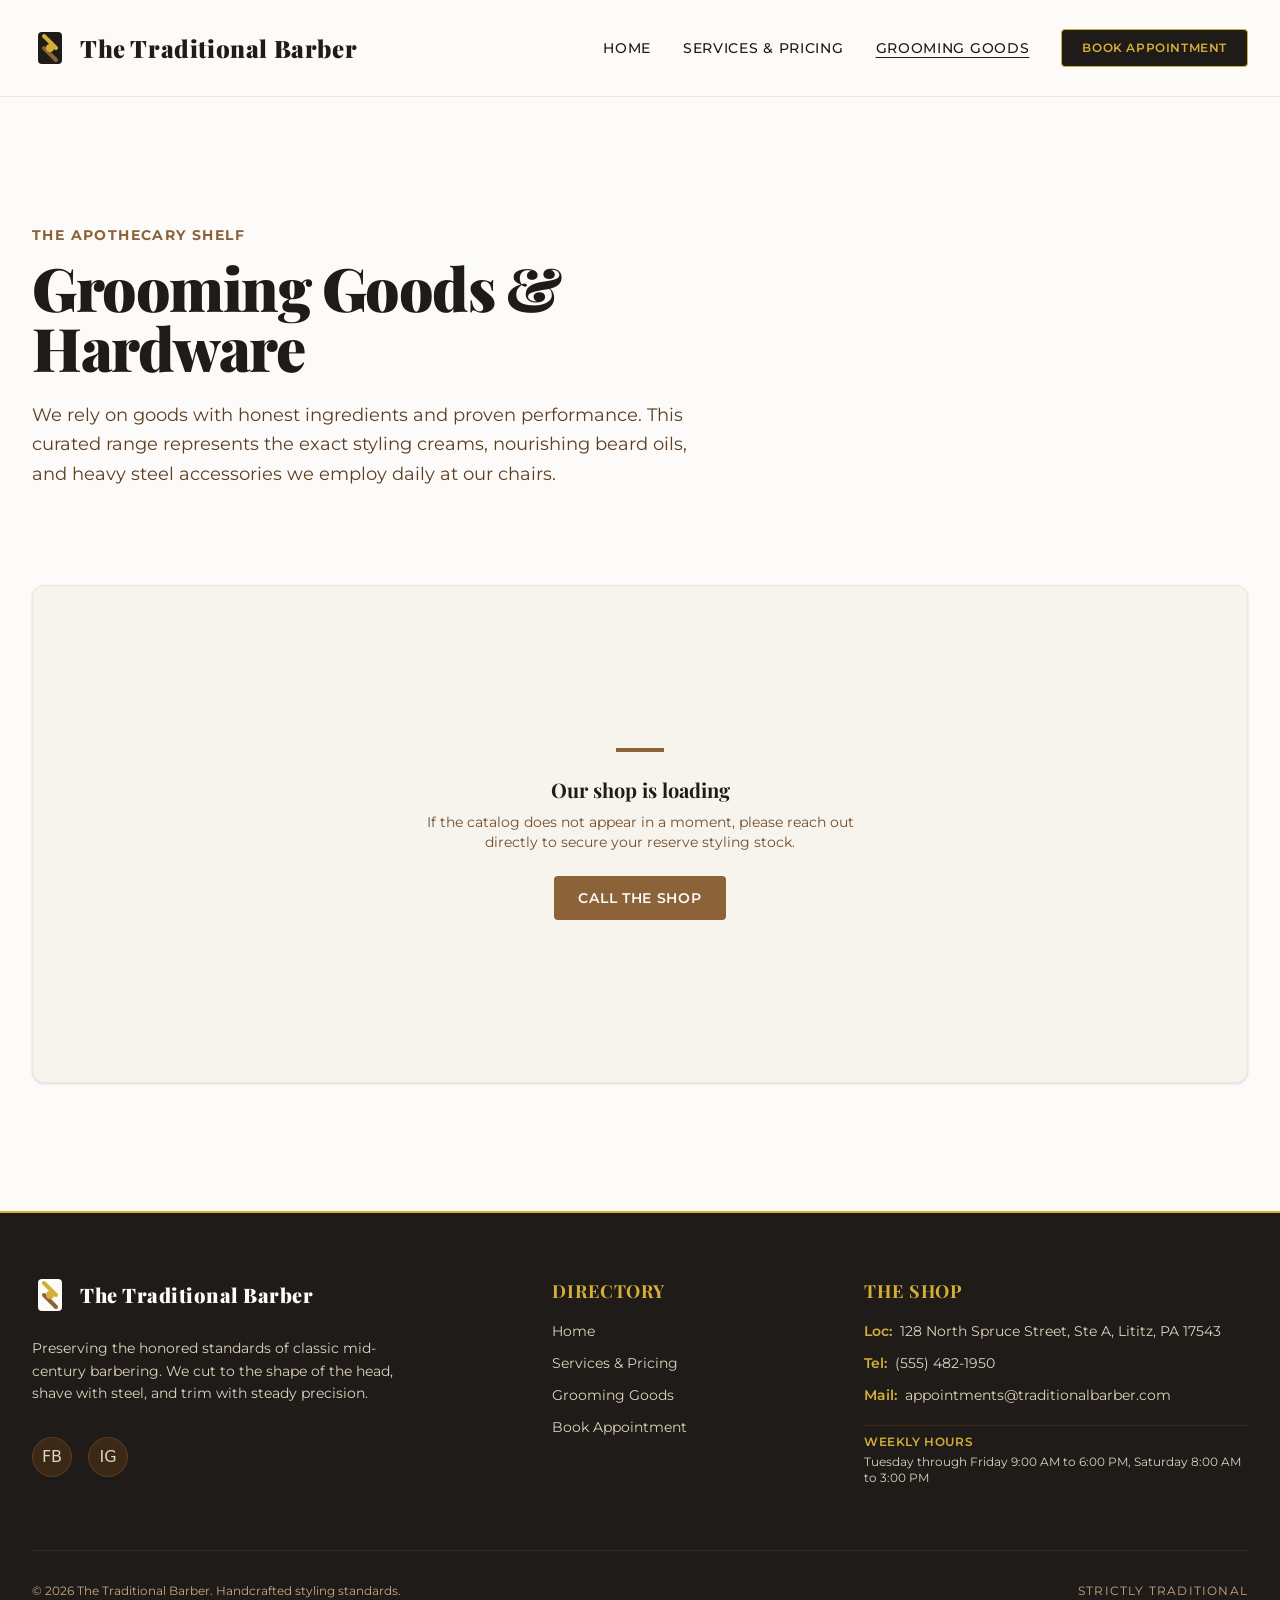
<file: shop.html>
<!DOCTYPE html>
<html lang="en">
<head>
<meta charset="utf-8">
<meta name="viewport" content="width=device-width, initial-scale=1">
<title>Grooming Goods | Premium Pomades & Barber Supplies</title>
<meta name="description" content="Shop our hand-selected range of professional pomades, beard oils, and traditional shaving accessories curated by the master barbers at The Traditional Barber.">
<link rel="canonical" href="https://traditional-barber-9607.sites.tibly.ai/shop">
<meta property="og:type" content="website">
<meta property="og:url" content="https://traditional-barber-9607.sites.tibly.ai/shop">
<meta property="og:site_name" content="The Traditional Barber">
<meta property="og:title" content="Grooming Goods | Premium Pomades & Barber Supplies">
<meta property="og:description" content="Shop our hand-selected range of professional pomades, beard oils, and traditional shaving accessories curated by the master barbers at The Traditional Barber.">
<meta name="twitter:card" content="summary_large_image">
<script type="application/ld+json" data-tibly-business>{"@context":"https://schema.org","@type":"HealthAndBeautyBusiness","name":"The Traditional Barber","url":"https://traditional-barber-9607.sites.tibly.ai/"}</script>
<link rel="icon" href="/favicon.svg" type="image/svg+xml">
<link rel="preconnect" href="https://fonts.googleapis.com">
<link rel="preconnect" href="https://fonts.gstatic.com" crossorigin>
<link href="https://fonts.googleapis.com/css2?family=Montserrat:ital,wght@0,300;0,400;0,500;0,600;0,700;1,400&family=Playfair+Display:ital,wght@0,600;0,700;0,900;1,600&display=swap" rel="stylesheet">
<style>details[open] > *:not(summary){animation:tibly-acc .35s ease}@keyframes tibly-acc{from{opacity:0;transform:translateY(-4px)}}</style>
<style>@media (prefers-reduced-motion:no-preference){.tibly-fx{opacity:0;transform:translateY(24px);transition:opacity .7s ease,transform .7s ease}.tibly-fx.tibly-fx-in{opacity:1;transform:none}}</style>
<script>addEventListener('DOMContentLoaded',function(){if(!('IntersectionObserver' in window))return;var io=new IntersectionObserver(function(es){es.forEach(function(en){if(en.isIntersecting){en.target.classList.add('tibly-fx-in');io.unobserve(en.target)}})},{rootMargin:'0px 0px -8% 0px'});document.querySelectorAll('section[data-block] > *').forEach(function(el){var p=getComputedStyle(el).position;if(p==='absolute'||p==='fixed')return;if(el.getBoundingClientRect().top>innerHeight){el.classList.add('tibly-fx');io.observe(el)}})});</script>
<style>.tibly-ba{position:relative;overflow:hidden;--ba:50%;cursor:ew-resize;touch-action:pan-y;user-select:none;-webkit-user-select:none}.tibly-ba>img{display:block;width:100%;height:100%;object-fit:cover}.tibly-ba .tibly-ba-before{position:absolute;inset:0;clip-path:inset(0 calc(100% - var(--ba)) 0 0)}.tibly-ba .tibly-ba-before img{display:block;width:100%;height:100%;object-fit:cover}.tibly-ba::after{content:'';position:absolute;top:0;bottom:0;left:var(--ba);width:2px;margin-left:-1px;background:#fff;box-shadow:0 0 6px rgba(0,0,0,.55);pointer-events:none;z-index:1}.tibly-ba::before{content:'';position:absolute;top:50%;left:var(--ba);width:44px;height:44px;transform:translate(-50%,-50%);border-radius:9999px;background:rgba(0,0,0,.75) url("data:image/svg+xml,%3Csvg%20xmlns='http://www.w3.org/2000/svg'%20viewBox='0%200%2024%2024'%20fill='%23fff'%3E%3Cpath%20d='M9%206l-6%206%206%206zM15%206l6%206-6%206z'/%3E%3C/svg%3E") center/22px 22px no-repeat;border:2px solid #fff;box-shadow:0 2px 8px rgba(0,0,0,.4);pointer-events:none;z-index:1}.tibly-ba input[type=range]{position:absolute;inset:0;width:100%;height:100%;margin:0;opacity:0;pointer-events:none;-webkit-appearance:none;appearance:none;z-index:2}[data-lightbox]{cursor:zoom-in}.tibly-lb{position:fixed;inset:0;z-index:9999;background:rgba(0,0,0,.92);display:flex;align-items:center;justify-content:center;cursor:zoom-out;padding:24px}.tibly-lb img{max-width:100%;max-height:100%;object-fit:contain}</style>
<script>document.addEventListener('input',function(e){var t=e.target;if(!t||t.type!=='range')return;var c=t.closest&&t.closest('.tibly-ba');if(c)c.style.setProperty('--ba',t.value+'%')});document.addEventListener('pointerdown',function(e){var c=e.target.closest&&e.target.closest('.tibly-ba');if(!c||e.button>0)return;e.preventDefault();var inp=c.querySelector('input[type=range]');var set=function(x){var r=c.getBoundingClientRect();if(!r.width)return;var p=Math.max(0,Math.min(100,(x-r.left)*100/r.width));c.style.setProperty('--ba',p+'%');if(inp)inp.value=Math.round(p)};set(e.clientX);var mv=function(ev){set(ev.clientX)};var up=function(){document.removeEventListener('pointermove',mv);document.removeEventListener('pointerup',up);document.removeEventListener('pointercancel',up)};document.addEventListener('pointermove',mv);document.addEventListener('pointerup',up);document.addEventListener('pointercancel',up)});document.addEventListener('click',function(e){var im=e.target.closest&&e.target.closest('[data-lightbox]');if(!im||!(im.currentSrc||im.src))return;e.preventDefault();var o=document.createElement('div');o.className='tibly-lb';var big=document.createElement('img');big.src=im.currentSrc||im.src;big.alt=im.alt||'';o.appendChild(big);o.addEventListener('click',function(){o.remove()});document.addEventListener('keydown',function esc(ev){if(ev.key==='Escape'){o.remove();document.removeEventListener('keydown',esc)}});document.body.appendChild(o)});document.addEventListener('click',function(e){var x=e.target.closest&&e.target.closest('[data-announce-close]');if(!x)return;var b=x.closest('[data-announce]');if(b){b.style.display='none';try{sessionStorage.setItem('tibly-announce','1')}catch(_){}}});addEventListener('DOMContentLoaded',function(){try{if(sessionStorage.getItem('tibly-announce')==='1'){var b=document.querySelector('[data-announce]');if(b)b.style.display='none'}}catch(_){}if('IntersectionObserver' in window&&!matchMedia('(prefers-reduced-motion:reduce)').matches){var els=document.querySelectorAll('[data-count]');if(els.length){var io=new IntersectionObserver(function(es){es.forEach(function(en){if(!en.isIntersecting)return;io.unobserve(en.target);var el=en.target,s=el.textContent||'',m=s.match(/[\d,]*\d(?:\.\d+)?/);if(!m)return;var raw=m[0],num=parseFloat(raw.replace(/,/g,''));if(!isFinite(num))return;if(!el.getAttribute('data-count'))el.setAttribute('data-count',s);var pre=s.slice(0,m.index),post=s.slice(m.index+raw.length),grp=raw.indexOf(',')>=0,dec=(raw.split('.')[1]||'').length,t0=performance.now();requestAnimationFrame(function tick(now){var p=Math.min((now-t0)/1400,1);p=1-Math.pow(1-p,3);var v=(num*p).toFixed(dec);if(grp)v=Number(v).toLocaleString('en-US',{minimumFractionDigits:dec});el.textContent=pre+v+post;if(p<1)requestAnimationFrame(tick)})})},{rootMargin:'0px 0px -10% 0px'});els.forEach(function(el){io.observe(el)})}}var badge=document.querySelector('[data-tibly-open]');if(badge){var src=document.querySelector('[data-tibly-field="hours"]');var txt=(src&&src.textContent||'').toLowerCase();var days=['sun','mon','tue','wed','thu','fri','sat'];var toMin=function(h,mm,ap){h=+h;mm=+(mm||0);if(ap==='pm'&&h!==12)h+=12;if(ap==='am'&&h===12)h=0;return h*60+mm};var spans=[];var re=/(sun|mon|tue|wed|thu|fri|sat|daily|every ?day)[a-z]*\s*(?:[-\u2013\u2014]\s*(sun|mon|tue|wed|thu|fri|sat)[a-z]*)?\s*:?\s*(\d{1,2})(?::(\d{2}))?\s*(am|pm)?\s*[-\u2013\u2014]\s*(\d{1,2})(?::(\d{2}))?\s*(am|pm)?/g,mm;while((mm=re.exec(txt))){var d1=mm[1].slice(0,3),d2=mm[2],ap1=mm[5]||(mm[8]==='pm'&&+mm[3]<=+mm[6]?'am':mm[8]),o=toMin(mm[3],mm[4],ap1),c=toMin(mm[6],mm[7],mm[8]);var from=d1==='dai'||d1==='eve'?0:days.indexOf(d1),to=d2?days.indexOf(d2.slice(0,3)):(d1==='dai'||d1==='eve'?6:from);if(from<0)continue;for(var d=from;;d=(d+1)%7){spans.push([d,o,c]);if(d===to)break}}if(spans.length){var now=new Date(),cur=now.getDay(),min=now.getHours()*60+now.getMinutes();var open=spans.some(function(s){return s[0]===cur&&min>=s[1]&&min<s[2]});badge.textContent=open?(badge.getAttribute('data-open-text')||'Open now'):(badge.getAttribute('data-closed-text')||'Closed now');badge.setAttribute('data-state',open?'open':'closed');badge.hidden=false}}});</script>
<style>header a[aria-current="page"]:not(:has(img,svg)){text-decoration:underline;text-underline-offset:4px;text-decoration-thickness:1px}</style>
<style>#nav-open~[class*="peer-checked:"][class*="fixed"]{min-height:100vh;min-height:100dvh}@media (prefers-reduced-motion:no-preference){label[for="nav-open"] span{transition:transform .3s ease,opacity .2s ease}header:has(#nav-open:checked) label[for="nav-open"]:not([aria-label="Close" i]) span:not(:has(span)):nth-of-type(1){transform:translateY(8px) rotate(45deg)}header:has(#nav-open:checked) label[for="nav-open"]:not([aria-label="Close" i]) span:not(:has(span)):nth-of-type(2){opacity:0}header:has(#nav-open:checked) label[for="nav-open"]:not([aria-label="Close" i]) span:not(:has(span)):nth-of-type(3){transform:translateY(-8px) rotate(-45deg)}#nav-open:checked~[class*="peer-checked:"]{animation:tibly-nav-in .25s ease}#nav-open:checked~[class*="peer-checked:"] label[for="nav-open"]{display:inline-block;animation:tibly-x-in .35s ease}@keyframes tibly-nav-in{from{opacity:0;transform:translateY(10px)}}@keyframes tibly-x-in{from{opacity:0;transform:rotate(-90deg) scale(.6)}}}</style>
<link rel="stylesheet" href="/styles.css?v=e5f9a45d">
</head>
<body>
<!-- block:header -->
<header class="relative z-50 w-full bg-[#FDFBF7] border-b border-brand-200">
  <div class="max-w-7xl mx-auto px-4 sm:px-6 lg:px-8">
    
    <input type="checkbox" id="nav-open" class="peer sr-only">

    <div class="flex items-center justify-between h-20 md:h-24">
      <!-- Brand Logo / Wordmark -->
      <a href="/" class="flex items-center gap-3 group focus:outline-none focus:ring-2 focus:ring-brand-600 rounded-sm">
        <!-- Distinctive inline SVG icon mark: barber pole/razor concept in brand colors -->
        <svg class="w-9 h-9 flex-shrink-0" viewBox="0 0 36 36" fill="none" xmlns="http://www.w3.org/2000/svg" aria-hidden="true">
          <rect x="6" y="2" width="24" height="32" rx="4" fill="#1E1B18"/>
          <path d="M12 6L24 18" stroke="#D4AF37" stroke-width="4" stroke-linecap="round"/>
          <path d="M12 18L24 30" stroke="#8C6239" stroke-width="4" stroke-linecap="round"/>
          <circle cx="18" cy="18" r="4" fill="#D4AF37"/>
        </svg>
        <span data-tibly-field="business-name" class="font-display font-black text-xl md:text-2xl tracking-wide text-ink group-hover:text-brand-600 transition-colors">
          The Traditional Barber
        </span>
      </a>

      <!-- Desktop Navigation -->
      <nav class="hidden md:flex items-center gap-8">
        <a href="/" class="font-body text-sm font-medium uppercase tracking-wider text-ink hover:text-brand-600 transition-colors">Home</a>
        <a href="/services" class="font-body text-sm font-medium uppercase tracking-wider text-ink hover:text-brand-600 transition-colors">Services & Pricing</a>
        <a href="/shop" class="font-body text-sm font-medium uppercase tracking-wider text-ink hover:text-brand-600 transition-colors" aria-current="page">Grooming Goods</a>
        <a href="/book" class="inline-flex items-center justify-center px-5 py-2.5 font-body font-semibold tracking-wider text-xs uppercase bg-[#1E1B18] text-[#D4AF37] border border-[#D4AF37] hover:bg-[#D4AF37] hover:text-[#1E1B18] transition-all rounded-sm">
          Book Appointment
        </a>
      </nav>

      <!-- Hamburger Menu Button -->
      <label for="nav-open" class="md:hidden p-2 text-ink hover:text-brand-600 cursor-pointer transition-colors" aria-label="Menu">
        <svg class="w-6 h-6" fill="none" viewBox="0 0 24 24" stroke="currentColor">
          <path stroke-linecap="round" stroke-linejoin="round" stroke-width="2" d="M4 6h16M4 12h16M4 18h16" />
        </svg>
      </label>
    </div>

    <!-- Mobile Full-Screen Overlay Panel -->
    <div class="hidden peer-checked:flex md:hidden fixed inset-0 z-50 flex-col bg-[#1E1B18] p-6 justify-between animate-fade-in">
      <div class="flex items-center justify-between">
        <a href="/" class="flex items-center gap-3">
          <svg class="w-9 h-9 flex-shrink-0" viewBox="0 0 36 36" fill="none" xmlns="http://www.w3.org/2000/svg">
            <rect x="6" y="2" width="24" height="32" rx="4" fill="#FDFBF7"/>
            <path d="M12 6L24 18" stroke="#D4AF37" stroke-width="4" stroke-linecap="round"/>
            <path d="M12 18L24 30" stroke="#8C6239" stroke-width="4" stroke-linecap="round"/>
            <circle cx="18" cy="18" r="4" fill="#D4AF37"/>
          </svg>
          <span data-tibly-field="business-name" class="font-display font-black text-xl tracking-wide text-[#FDFBF7]">
            The Traditional Barber
          </span>
        </a>
        <label for="nav-open" aria-label="Close" class="p-2 text-[#FDFBF7] hover:text-[#D4AF37] cursor-pointer transition-colors">
          <svg class="w-6 h-6" fill="none" viewBox="0 0 24 24" stroke="currentColor">
            <path stroke-linecap="round" stroke-linejoin="round" stroke-width="2" d="M6 18L18 6M6 6l12 12" />
          </svg>
        </label>
      </div>

      <nav class="flex flex-col gap-8 my-auto text-center">
        <a href="/" class="font-display text-3xl font-bold tracking-wide text-[#FDFBF7] hover:text-[#D4AF37] transition-colors">Home</a>
        <a href="/services" class="font-display text-3xl font-bold tracking-wide text-[#FDFBF7] hover:text-[#D4AF37] transition-colors">Services & Pricing</a>
        <a href="/shop" class="font-display text-3xl font-bold tracking-wide text-[#FDFBF7] hover:text-[#D4AF37] transition-colors" aria-current="page">Grooming Goods</a>
        <a href="/book" class="font-display text-3xl font-bold tracking-wide text-[#D4AF37] hover:text-[#FDFBF7] transition-colors">Book Appointment</a>
      </nav>

      <div class="text-center pt-8 border-t border-brand-800">
        <a href="tel:555-482-1950" data-tibly-field="phone" class="font-body text-sm tracking-widest text-[#FDFBF7] hover:text-[#D4AF37] transition-colors">
          (555) 482-1950
        </a>
      </div>
    </div>

  </div>
</header>
<!-- /block:header -->
<!-- block:shop -->
<section class="relative bg-brand-50 text-ink py-20 md:py-32" data-block="shop">
  <div class="max-w-7xl mx-auto px-4 sm:px-6 lg:px-8">
    
    <!-- Editorial Header Column -->
    <div class="max-w-3xl mb-16 md:mb-24">
      <p class="font-body text-xs md:text-sm font-bold tracking-widest text-brand-600 uppercase mb-3">
        The Apothecary Shelf
      </p>
      <h1 class="font-display text-4xl md:text-6xl font-black tracking-tight text-ink mb-6">
        Grooming Goods &amp; Hardware
      </h1>
      <p class="font-body text-base md:text-lg text-brand-800 leading-relaxed max-w-2xl">
        We rely on goods with honest ingredients and proven performance. This curated range represents the exact styling creams, nourishing beard oils, and heavy steel accessories we employ daily at our chairs.
      </p>
    </div>

    <!-- Store Integration Container -->
    <div class="bg-brand-100 rounded-lg border border-brand-200 p-8 md:p-12 shadow-sm">
      <div data-tibly-store class="min-h-[400px] flex flex-col justify-center items-center text-center">
        <div class="max-w-md mx-auto">
          <!-- Small decorative accent to match mid-century aesthetic -->
          <div class="w-12 h-1 bg-brand-600 mx-auto mb-6"></div>
          <p class="font-display text-xl font-bold text-ink mb-2">Our shop is loading</p>
          <p class="font-body text-sm text-brand-700 mb-6">If the catalog does not appear in a moment, please reach out directly to secure your reserve styling stock.</p>
          <a href="tel:555-482-1950" class="btn">
            Call the Shop
          </a>
        </div>
      </div>
    </div>

  </div>
</section>
<!-- /block:shop -->
<!-- block:footer -->
<footer class="relative bg-[#1E1B18] text-[#FDFBF7] border-t-2 border-[#D4AF37] pt-16 pb-32 md:pb-16">
  <div class="max-w-7xl mx-auto px-4 sm:px-6 lg:px-8">
    <div class="grid grid-cols-1 md:grid-cols-12 gap-12 lg:gap-8">
      
      <!-- Brand & Description -->
      <div class="md:col-span-5 flex flex-col items-start gap-6">
        <a href="/" class="flex items-center gap-3 group focus:outline-none focus:ring-2 focus:ring-[#D4AF37] rounded-sm">
          <svg class="w-9 h-9 flex-shrink-0" viewBox="0 0 36 36" fill="none" xmlns="http://www.w3.org/2000/svg" aria-hidden="true">
            <rect x="6" y="2" width="24" height="32" rx="4" fill="#FDFBF7"/>
            <path d="M12 6L24 18" stroke="#D4AF37" stroke-width="4" stroke-linecap="round"/>
            <path d="M12 18L24 30" stroke="#8C6239" stroke-width="4" stroke-linecap="round"/>
            <circle cx="18" cy="18" r="4" fill="#D4AF37"/>
          </svg>
          <span data-tibly-field="business-name" class="font-display font-black text-xl tracking-wide text-[#FDFBF7] group-hover:text-[#D4AF37] transition-colors">
            The Traditional Barber
          </span>
        </a>
        <p class="font-body text-sm text-brand-300 leading-relaxed max-w-sm">
          Preserving the honored standards of classic mid-century barbering. We cut to the shape of the head, shave with steel, and trim with steady precision.
        </p>
        <div data-tibly-field="links" class="flex items-center gap-4 mt-2">
          <a href="#" class="w-10 h-10 rounded-full bg-brand-900 border border-brand-800 flex items-center justify-center text-brand-300 hover:text-[#D4AF37] hover:border-[#D4AF37] transition-all" aria-label="Facebook">FB</a>
          <a href="#" class="w-10 h-10 rounded-full bg-brand-900 border border-brand-800 flex items-center justify-center text-brand-300 hover:text-[#D4AF37] hover:border-[#D4AF37] transition-all" aria-label="Instagram">IG</a>
        </div>
      </div>

      <!-- Quick Navigation -->
      <div class="md:col-span-3 flex flex-col gap-4">
        <h3 class="font-display text-lg font-bold tracking-wider text-[#D4AF37] uppercase">Directory</h3>
        <nav class="flex flex-col gap-3">
          <a href="/" class="font-body text-sm text-brand-300 hover:text-[#FDFBF7] transition-colors">Home</a>
          <a href="/services" class="font-body text-sm text-brand-300 hover:text-[#FDFBF7] transition-colors">Services & Pricing</a>
          <a href="/shop" class="font-body text-sm text-brand-300 hover:text-[#FDFBF7] transition-colors">Grooming Goods</a>
          <a href="/book" class="font-body text-sm text-brand-300 hover:text-[#FDFBF7] transition-colors">Book Appointment</a>
        </nav>
      </div>

      <!-- Shop Information -->
      <div class="md:col-span-4 flex flex-col gap-4">
        <h3 class="font-display text-lg font-bold tracking-wider text-[#D4AF37] uppercase">The Shop</h3>
        <div class="flex flex-col gap-3 font-body text-sm text-brand-300">
          <p class="flex items-start gap-2">
            <span class="text-[#D4AF37] font-semibold">Loc:</span>
            <span data-tibly-field="address">128 North Spruce Street, Ste A, Lititz, PA 17543</span>
          </p>
          <p class="flex items-center gap-2">
            <span class="text-[#D4AF37] font-semibold">Tel:</span>
            <a href="tel:555-482-1950" class="hover:text-[#FDFBF7] transition-colors"><span data-tibly-field="phone">(555) 482-1950</span></a>
          </p>
          <p class="flex items-center gap-2">
            <span class="text-[#D4AF37] font-semibold">Mail:</span>
            <a href="mailto:appointments@traditionalbarber.com" class="hover:text-[#FDFBF7] transition-colors"><span data-tibly-field="email">appointments@traditionalbarber.com</span></a>
          </p>
          <div class="mt-2 pt-2 border-t border-brand-900">
            <p class="text-xs uppercase tracking-wider text-[#D4AF37] font-semibold mb-1">Weekly Hours</p>
            <p class="text-xs" data-tibly-field="hours">Tuesday through Friday 9:00 AM to 6:00 PM, Saturday 8:00 AM to 3:00 PM</p>
          </div>
        </div>
      </div>

    </div>

    <!-- Bottom Bar -->
    <div class="mt-16 pt-8 border-t border-brand-900 flex flex-col sm:flex-row justify-between items-center gap-4 text-xs font-body text-brand-400">
      <p>&copy; 2026 <span data-tibly-field="business-name">The Traditional Barber</span>. Handcrafted styling standards.</p>
      <p class="tracking-widest">STRICTLY TRADITIONAL</p>
    </div>
  </div>

  <!-- STICKY MOBILE CALL BAR (Visible below md) -->
  <div class="md:hidden fixed bottom-0 inset-x-0 z-40 bg-[#1E1B18] border-t border-[#D4AF37] px-4 py-3 flex gap-3 shadow-2xl">
    <a href="tel:555-482-1950" class="flex-1 inline-flex items-center justify-center py-3.5 font-body font-bold text-sm uppercase tracking-widest bg-[#D4AF37] text-[#1E1B18] hover:bg-[#ebd27a] active:bg-[#bd9626] rounded-sm transition-all shadow-md">
      Call Shop <span class="ml-2 font-normal" data-tibly-field="phone">(555) 482-1950</span>
    </a>
  </div>
</footer>
<!-- /block:footer -->
  <script async src="https://api.tibly.ai/widget/v1.js"></script>
</body>
</html>
</file>
<file: styles.css>
/*! tailwindcss v4.3.2 | MIT License | https://tailwindcss.com */
@layer properties{@supports (((-webkit-hyphens:none)) and (not (margin-trim:inline))) or ((-moz-orient:inline) and (not (color:rgb(from red r g b)))){*,:before,:after,::backdrop{--tw-scroll-snap-strictness:proximity;--tw-scrollbar-thumb:#0000;--tw-scrollbar-track:#0000;--tw-space-y-reverse:0;--tw-border-style:solid;--tw-gradient-position:initial;--tw-gradient-from:#0000;--tw-gradient-via:#0000;--tw-gradient-to:#0000;--tw-gradient-stops:initial;--tw-gradient-via-stops:initial;--tw-gradient-from-position:0%;--tw-gradient-via-position:50%;--tw-gradient-to-position:100%;--tw-leading:initial;--tw-font-weight:initial;--tw-tracking:initial;--tw-shadow:0 0 #0000;--tw-shadow-color:initial;--tw-shadow-alpha:100%;--tw-inset-shadow:0 0 #0000;--tw-inset-shadow-color:initial;--tw-inset-shadow-alpha:100%;--tw-ring-color:initial;--tw-ring-shadow:0 0 #0000;--tw-inset-ring-color:initial;--tw-inset-ring-shadow:0 0 #0000;--tw-ring-inset:initial;--tw-ring-offset-width:0px;--tw-ring-offset-color:#fff;--tw-ring-offset-shadow:0 0 #0000;--tw-blur:initial;--tw-brightness:initial;--tw-contrast:initial;--tw-grayscale:initial;--tw-hue-rotate:initial;--tw-invert:initial;--tw-opacity:initial;--tw-saturate:initial;--tw-sepia:initial;--tw-drop-shadow:initial;--tw-drop-shadow-color:initial;--tw-drop-shadow-alpha:100%;--tw-drop-shadow-size:initial;--tw-duration:initial;--tw-translate-x:0;--tw-translate-y:0;--tw-translate-z:0;--tw-scale-x:1;--tw-scale-y:1;--tw-scale-z:1}}}@layer theme{:root,:host{--font-sans:ui-sans-serif, system-ui, sans-serif, "Apple Color Emoji", "Segoe UI Emoji", "Segoe UI Symbol", "Noto Color Emoji";--font-mono:ui-monospace, SFMono-Regular, Menlo, Monaco, Consolas, "Liberation Mono", "Courier New", monospace;--spacing:.25rem;--container-sm:24rem;--container-md:28rem;--container-2xl:42rem;--container-3xl:48rem;--container-4xl:56rem;--container-5xl:64rem;--container-7xl:80rem;--text-xs:.75rem;--text-xs--line-height:calc(1 / .75);--text-sm:.875rem;--text-sm--line-height:calc(1.25 / .875);--text-base:1rem;--text-base--line-height:calc(1.5 / 1);--text-lg:1.125rem;--text-lg--line-height:calc(1.75 / 1.125);--text-xl:1.25rem;--text-xl--line-height:calc(1.75 / 1.25);--text-2xl:1.5rem;--text-2xl--line-height:calc(2 / 1.5);--text-3xl:1.875rem;--text-3xl--line-height:calc(2.25 / 1.875);--text-4xl:2.25rem;--text-4xl--line-height:calc(2.5 / 2.25);--text-5xl:3rem;--text-5xl--line-height:1;--text-6xl:3.75rem;--text-6xl--line-height:1;--text-7xl:4.5rem;--text-7xl--line-height:1;--font-weight-normal:400;--font-weight-medium:500;--font-weight-semibold:600;--font-weight-bold:700;--font-weight-black:900;--tracking-tight:-.025em;--tracking-wide:.025em;--tracking-wider:.05em;--tracking-widest:.1em;--leading-tight:1.25;--leading-relaxed:1.625;--radius-xs:.125rem;--radius-sm:4px;--radius-md:8px;--radius-lg:12px;--default-transition-duration:.15s;--default-transition-timing-function:cubic-bezier(.4, 0, .2, 1);--default-font-family:var(--font-sans);--default-mono-font-family:var(--font-mono);--color-brand-50:#fcfbf9;--color-brand-100:#f7f3ed;--color-brand-200:#efe8dc;--color-brand-300:#e0d2bf;--color-brand-400:#cca782;--color-brand-500:#ab7f56;--color-brand-600:#8c6239;--color-brand-700:#734e2c;--color-brand-800:#5c3e23;--color-brand-900:#3b2816;--color-accent-50:#fefdf6;--color-accent-100:#fdfae5;--color-accent-200:#faf2be;--color-accent-300:#f6e68d;--color-accent-400:#edd253;--color-accent-500:#d4af37;--color-accent-600:#bd9626;--color-accent-700:#9e781c;--color-accent-800:#7d5e16;--color-accent-900:#523d0d;--color-surface:#1e1b18;--color-ink:#1e1b18;--font-display:"Playfair Display", serif;--font-body:"Montserrat", sans-serif;--animate-marquee:marquee 30s linear infinite;--animate-kenburns:kenburns 18s ease-in-out infinite alternate;--animate-float:float 6s ease-in-out infinite;--animate-pulse-soft:pulse-soft 4s ease-in-out infinite;--animate-spin-slow:spin-slow 24s linear infinite}}@layer base{*,:after,:before,::backdrop{box-sizing:border-box;border:0 solid;margin:0;padding:0}::file-selector-button{box-sizing:border-box;border:0 solid;margin:0;padding:0}html,:host{-webkit-text-size-adjust:100%;tab-size:4;line-height:1.5;font-family:var(--default-font-family,ui-sans-serif, system-ui, sans-serif, "Apple Color Emoji", "Segoe UI Emoji", "Segoe UI Symbol", "Noto Color Emoji");font-feature-settings:var(--default-font-feature-settings,normal);font-variation-settings:var(--default-font-variation-settings,normal);-webkit-tap-highlight-color:transparent}hr{height:0;color:inherit;border-top-width:1px}abbr:where([title]){-webkit-text-decoration:underline dotted;text-decoration:underline dotted}h1,h2,h3,h4,h5,h6{font-size:inherit;font-weight:inherit}a{color:inherit;-webkit-text-decoration:inherit;-webkit-text-decoration:inherit;-webkit-text-decoration:inherit;text-decoration:inherit}b,strong{font-weight:bolder}code,kbd,samp,pre{font-family:var(--default-mono-font-family,ui-monospace, SFMono-Regular, Menlo, Monaco, Consolas, "Liberation Mono", "Courier New", monospace);font-feature-settings:var(--default-mono-font-feature-settings,normal);font-variation-settings:var(--default-mono-font-variation-settings,normal);font-size:1em}small{font-size:80%}sub,sup{vertical-align:baseline;font-size:75%;line-height:0;position:relative}sub{bottom:-.25em}sup{top:-.5em}table{text-indent:0;border-color:inherit;border-collapse:collapse}:-moz-focusring{outline:auto}progress{vertical-align:baseline}summary{display:list-item}ol,ul,menu{list-style:none}img,svg,video,canvas,audio,iframe,embed,object{vertical-align:middle;display:block}img,video{max-width:100%;height:auto}button,input,select,optgroup,textarea{font:inherit;font-feature-settings:inherit;font-variation-settings:inherit;letter-spacing:inherit;color:inherit;opacity:1;background-color:#0000;border-radius:0}::file-selector-button{font:inherit;font-feature-settings:inherit;font-variation-settings:inherit;letter-spacing:inherit;color:inherit;opacity:1;background-color:#0000;border-radius:0}:where(select:is([multiple],[size])) optgroup{font-weight:bolder}:where(select:is([multiple],[size])) optgroup option{padding-inline-start:20px}::file-selector-button{margin-inline-end:4px}::placeholder{opacity:1}@supports (not ((-webkit-appearance:-apple-pay-button))) or (contain-intrinsic-size:1px){::placeholder{color:currentColor}@supports (color:color-mix(in lab, red, red)){::placeholder{color:color-mix(in oklab, currentcolor 50%, transparent)}}}textarea{resize:vertical}::-webkit-search-decoration{-webkit-appearance:none}::-webkit-date-and-time-value{min-height:1lh;text-align:inherit}::-webkit-datetime-edit{display:inline-flex}::-webkit-datetime-edit-fields-wrapper{padding:0}::-webkit-datetime-edit{padding-block:0}::-webkit-datetime-edit-year-field{padding-block:0}::-webkit-datetime-edit-month-field{padding-block:0}::-webkit-datetime-edit-day-field{padding-block:0}::-webkit-datetime-edit-hour-field{padding-block:0}::-webkit-datetime-edit-minute-field{padding-block:0}::-webkit-datetime-edit-second-field{padding-block:0}::-webkit-datetime-edit-millisecond-field{padding-block:0}::-webkit-datetime-edit-meridiem-field{padding-block:0}::-webkit-calendar-picker-indicator{line-height:1}:-moz-ui-invalid{box-shadow:none}button,input:where([type=button],[type=reset],[type=submit]){appearance:button}::file-selector-button{appearance:button}::-webkit-inner-spin-button{height:auto}::-webkit-outer-spin-button{height:auto}[hidden]:where(:not([hidden=until-found])){display:none!important}}@layer components{.btn{cursor:pointer;border-radius:var(--radius-sm);background-color:var(--color-brand-600);padding-inline:calc(var(--spacing) * 6);padding-block:calc(var(--spacing) * 3);font-family:var(--font-body);font-size:var(--text-sm);line-height:var(--tw-leading,var(--text-sm--line-height));--tw-font-weight:var(--font-weight-semibold);font-weight:var(--font-weight-semibold);--tw-tracking:var(--tracking-wider);letter-spacing:var(--tracking-wider);color:var(--color-brand-50);text-transform:uppercase;transition-property:all;transition-timing-function:var(--tw-ease,var(--default-transition-timing-function));transition-duration:var(--tw-duration,var(--default-transition-duration));--tw-duration:.2s;justify-content:center;align-items:center;transition-duration:.2s;display:inline-flex}@media (hover:hover){.btn:hover{background-color:var(--color-brand-700)}}.btn:focus{--tw-ring-shadow:var(--tw-ring-inset,) 0 0 0 calc(2px + var(--tw-ring-offset-width)) var(--tw-ring-color,currentcolor);box-shadow:var(--tw-inset-shadow), var(--tw-inset-ring-shadow), var(--tw-ring-offset-shadow), var(--tw-ring-shadow), var(--tw-shadow);--tw-ring-color:var(--color-accent-500);--tw-ring-offset-width:2px;--tw-ring-offset-shadow:var(--tw-ring-inset,) 0 0 0 var(--tw-ring-offset-width) var(--tw-ring-offset-color);--tw-outline-style:none;outline-style:none}.btn:active{background-color:var(--color-brand-800)}.btn-secondary{cursor:pointer;border-radius:var(--radius-sm);border-style:var(--tw-border-style);border-width:2px;border-color:var(--color-brand-600);padding-inline:calc(var(--spacing) * 6);padding-block:calc(var(--spacing) * 3);font-family:var(--font-body);font-size:var(--text-sm);line-height:var(--tw-leading,var(--text-sm--line-height));--tw-font-weight:var(--font-weight-semibold);font-weight:var(--font-weight-semibold);--tw-tracking:var(--tracking-wider);letter-spacing:var(--tracking-wider);color:var(--color-brand-600);text-transform:uppercase;transition-property:all;transition-timing-function:var(--tw-ease,var(--default-transition-timing-function));transition-duration:var(--tw-duration,var(--default-transition-duration));--tw-duration:.2s;background-color:#0000;justify-content:center;align-items:center;transition-duration:.2s;display:inline-flex}@media (hover:hover){.btn-secondary:hover{background-color:var(--color-brand-600);color:var(--color-brand-50)}}.btn-secondary:focus{--tw-ring-shadow:var(--tw-ring-inset,) 0 0 0 calc(2px + var(--tw-ring-offset-width)) var(--tw-ring-color,currentcolor);box-shadow:var(--tw-inset-shadow), var(--tw-inset-ring-shadow), var(--tw-ring-offset-shadow), var(--tw-ring-shadow), var(--tw-shadow);--tw-ring-color:var(--color-accent-500);--tw-ring-offset-width:2px;--tw-ring-offset-shadow:var(--tw-ring-inset,) 0 0 0 var(--tw-ring-offset-width) var(--tw-ring-offset-color);--tw-outline-style:none;outline-style:none}.btn-secondary:active{background-color:var(--color-brand-700)}.card{border-radius:var(--radius-md);border-style:var(--tw-border-style);border-width:1px;border-color:var(--color-brand-200);background-color:var(--color-brand-100);padding:calc(var(--spacing) * 8);--tw-shadow:0 1px 3px 0 var(--tw-shadow-color,#0000001a), 0 1px 2px -1px var(--tw-shadow-color,#0000001a);box-shadow:var(--tw-inset-shadow), var(--tw-inset-ring-shadow), var(--tw-ring-offset-shadow), var(--tw-ring-shadow), var(--tw-shadow);transition-property:all;transition-timing-function:var(--tw-ease,var(--default-transition-timing-function));transition-duration:var(--tw-duration,var(--default-transition-duration));--tw-duration:.2s;transition-duration:.2s}@media (hover:hover){.card:hover{--tw-shadow:0 4px 6px -1px var(--tw-shadow-color,#0000001a), 0 2px 4px -2px var(--tw-shadow-color,#0000001a);box-shadow:var(--tw-inset-shadow), var(--tw-inset-ring-shadow), var(--tw-ring-offset-shadow), var(--tw-ring-shadow), var(--tw-shadow)}}}@layer utilities{.pointer-events-none{pointer-events:none}.sr-only{clip-path:inset(50%);white-space:nowrap;border-width:0;width:1px;height:1px;margin:-1px;padding:0;position:absolute;overflow:hidden}.absolute{position:absolute}.fixed{position:fixed}.relative{position:relative}.-inset-2{inset:calc(var(--spacing) * -2)}.inset-0{inset:0}.inset-x-0{inset-inline:0}.inset-y-1\.5{inset-block:calc(var(--spacing) * 1.5)}.top-0{top:0}.top-3{top:calc(var(--spacing) * 3)}.right-0{right:0}.right-1\.5{right:calc(var(--spacing) * 1.5)}.right-3{right:calc(var(--spacing) * 3)}.right-6{right:calc(var(--spacing) * 6)}.bottom-0{bottom:0}.bottom-3{bottom:calc(var(--spacing) * 3)}.bottom-6{bottom:calc(var(--spacing) * 6)}.left-1\.5{left:calc(var(--spacing) * 1.5)}.left-3{left:calc(var(--spacing) * 3)}.z-10{z-index:10}.z-40{z-index:40}.z-50{z-index:50}.mx-2{margin-inline:calc(var(--spacing) * 2)}.mx-auto{margin-inline:auto}.my-auto{margin-block:auto}.mt-1{margin-top:var(--spacing)}.mt-2{margin-top:calc(var(--spacing) * 2)}.mt-4{margin-top:calc(var(--spacing) * 4)}.mt-6{margin-top:calc(var(--spacing) * 6)}.mt-8{margin-top:calc(var(--spacing) * 8)}.mt-12{margin-top:calc(var(--spacing) * 12)}.mt-16{margin-top:calc(var(--spacing) * 16)}.mb-1{margin-bottom:var(--spacing)}.mb-2{margin-bottom:calc(var(--spacing) * 2)}.mb-3{margin-bottom:calc(var(--spacing) * 3)}.mb-4{margin-bottom:calc(var(--spacing) * 4)}.mb-6{margin-bottom:calc(var(--spacing) * 6)}.mb-8{margin-bottom:calc(var(--spacing) * 8)}.mb-12{margin-bottom:calc(var(--spacing) * 12)}.mb-16{margin-bottom:calc(var(--spacing) * 16)}.ml-2{margin-left:calc(var(--spacing) * 2)}.block{display:block}.flex{display:flex}.grid{display:grid}.hidden{display:none}.inline{display:inline}.inline-flex{display:inline-flex}.aspect-\[4\/5\]{aspect-ratio:4/5}.h-0\.5{height:calc(var(--spacing) * .5)}.h-1{height:var(--spacing)}.h-1\.5{height:calc(var(--spacing) * 1.5)}.h-2{height:calc(var(--spacing) * 2)}.h-4{height:calc(var(--spacing) * 4)}.h-6{height:calc(var(--spacing) * 6)}.h-9{height:calc(var(--spacing) * 9)}.h-10{height:calc(var(--spacing) * 10)}.h-12{height:calc(var(--spacing) * 12)}.h-20{height:calc(var(--spacing) * 20)}.h-\[1px\]{height:1px}.h-\[2px\]{height:2px}.h-full{height:100%}.min-h-\[85vh\]{min-height:85vh}.min-h-\[400px\]{min-height:400px}.w-1\.5{width:calc(var(--spacing) * 1.5)}.w-2{width:calc(var(--spacing) * 2)}.w-4{width:calc(var(--spacing) * 4)}.w-6{width:calc(var(--spacing) * 6)}.w-9{width:calc(var(--spacing) * 9)}.w-10{width:calc(var(--spacing) * 10)}.w-12{width:calc(var(--spacing) * 12)}.w-16{width:calc(var(--spacing) * 16)}.w-\[1px\]{width:1px}.w-full{width:100%}.max-w-2xl{max-width:var(--container-2xl)}.max-w-3xl{max-width:var(--container-3xl)}.max-w-4xl{max-width:var(--container-4xl)}.max-w-5xl{max-width:var(--container-5xl)}.max-w-7xl{max-width:var(--container-7xl)}.max-w-md{max-width:var(--container-md)}.max-w-prose{max-width:65ch}.max-w-sm{max-width:var(--container-sm)}.flex-1{flex:1}.flex-shrink-0{flex-shrink:0}.flex-grow{flex-grow:1}.animate-pulse-soft{animation:var(--animate-pulse-soft)}.animate-spin-slow{animation:var(--animate-spin-slow)}.cursor-pointer{cursor:pointer}.snap-x{scroll-snap-type:x var(--tw-scroll-snap-strictness)}.snap-mandatory{--tw-scroll-snap-strictness:mandatory}.snap-start{scroll-snap-align:start}.scrollbar-thin{scrollbar-width:thin}.scrollbar-thumb-brand-800{--tw-scrollbar-thumb:var(--color-brand-800);scrollbar-color:var(--tw-scrollbar-thumb) var(--tw-scrollbar-track)}.scrollbar-track-transparent{--tw-scrollbar-track:transparent;scrollbar-color:var(--tw-scrollbar-thumb) var(--tw-scrollbar-track)}.grid-cols-1{grid-template-columns:repeat(1,minmax(0,1fr))}.grid-cols-2{grid-template-columns:repeat(2,minmax(0,1fr))}.flex-col{flex-direction:column}.flex-wrap{flex-wrap:wrap}.items-baseline{align-items:baseline}.items-center{align-items:center}.items-start{align-items:flex-start}.items-stretch{align-items:stretch}.justify-between{justify-content:space-between}.justify-center{justify-content:center}.gap-1{gap:var(--spacing)}.gap-1\.5{gap:calc(var(--spacing) * 1.5)}.gap-2{gap:calc(var(--spacing) * 2)}.gap-3{gap:calc(var(--spacing) * 3)}.gap-4{gap:calc(var(--spacing) * 4)}.gap-6{gap:calc(var(--spacing) * 6)}.gap-8{gap:calc(var(--spacing) * 8)}.gap-12{gap:calc(var(--spacing) * 12)}:where(.space-y-4>:not(:last-child)){--tw-space-y-reverse:0;margin-block-start:calc(calc(var(--spacing) * 4) * var(--tw-space-y-reverse));margin-block-end:calc(calc(var(--spacing) * 4) * calc(1 - var(--tw-space-y-reverse)))}.overflow-hidden{overflow:hidden}.overflow-x-auto{overflow-x:auto}.rounded-full{border-radius:3.40282e38px}.rounded-lg{border-radius:var(--radius-lg)}.rounded-md{border-radius:var(--radius-md)}.rounded-sm{border-radius:var(--radius-sm)}.rounded-xs{border-radius:var(--radius-xs)}.border{border-style:var(--tw-border-style);border-width:1px}.border-2{border-style:var(--tw-border-style);border-width:2px}.border-4{border-style:var(--tw-border-style);border-width:4px}.border-t{border-top-style:var(--tw-border-style);border-top-width:1px}.border-t-2{border-top-style:var(--tw-border-style);border-top-width:2px}.border-t-4{border-top-style:var(--tw-border-style);border-top-width:4px}.border-r{border-right-style:var(--tw-border-style);border-right-width:1px}.border-b{border-bottom-style:var(--tw-border-style);border-bottom-width:1px}.border-b-2{border-bottom-style:var(--tw-border-style);border-bottom-width:2px}.border-b-4{border-bottom-style:var(--tw-border-style);border-bottom-width:4px}.border-l{border-left-style:var(--tw-border-style);border-left-width:1px}.border-dashed{--tw-border-style:dashed;border-style:dashed}.border-\[\#D4AF37\]{border-color:#d4af37}.border-accent-500{border-color:var(--color-accent-500)}.border-accent-500\/20{border-color:#d4af3733}@supports (color:color-mix(in lab, red, red)){.border-accent-500\/20{border-color:color-mix(in oklab, var(--color-accent-500) 20%, transparent)}}.border-accent-500\/30{border-color:#d4af374d}@supports (color:color-mix(in lab, red, red)){.border-accent-500\/30{border-color:color-mix(in oklab, var(--color-accent-500) 30%, transparent)}}.border-accent-500\/40{border-color:#d4af3766}@supports (color:color-mix(in lab, red, red)){.border-accent-500\/40{border-color:color-mix(in oklab, var(--color-accent-500) 40%, transparent)}}.border-brand-200{border-color:var(--color-brand-200)}.border-brand-200\/60{border-color:#efe8dc99}@supports (color:color-mix(in lab, red, red)){.border-brand-200\/60{border-color:color-mix(in oklab, var(--color-brand-200) 60%, transparent)}}.border-brand-300{border-color:var(--color-brand-300)}.border-brand-600{border-color:var(--color-brand-600)}.border-brand-800{border-color:var(--color-brand-800)}.border-brand-800\/80{border-color:#5c3e23cc}@supports (color:color-mix(in lab, red, red)){.border-brand-800\/80{border-color:color-mix(in oklab, var(--color-brand-800) 80%, transparent)}}.border-brand-900{border-color:var(--color-brand-900)}.bg-\[\#1E1B18\]{background-color:#1e1b18}.bg-\[\#D4AF37\]{background-color:#d4af37}.bg-\[\#FDFBF7\]{background-color:#fdfbf7}.bg-accent-500{background-color:var(--color-accent-500)}.bg-brand-50{background-color:var(--color-brand-50)}.bg-brand-100{background-color:var(--color-brand-100)}.bg-brand-200{background-color:var(--color-brand-200)}.bg-brand-300{background-color:var(--color-brand-300)}.bg-brand-600{background-color:var(--color-brand-600)}.bg-brand-900{background-color:var(--color-brand-900)}.bg-brand-900\/60{background-color:#3b281699}@supports (color:color-mix(in lab, red, red)){.bg-brand-900\/60{background-color:color-mix(in oklab, var(--color-brand-900) 60%, transparent)}}.bg-surface{background-color:var(--color-surface)}.bg-gradient-to-r{--tw-gradient-position:to right in oklab;background-image:linear-gradient(var(--tw-gradient-stops))}.bg-gradient-to-tr{--tw-gradient-position:to top right in oklab;background-image:linear-gradient(var(--tw-gradient-stops))}.bg-radial-\[circle_at_center\,_var\(--color-brand-100\)_60\%\,_var\(--color-brand-200\)_100\%\]{--tw-gradient-position:circle at center, var(--color-brand-100) 60%, var(--color-brand-200) 100%;background-image:radial-gradient(var(--tw-gradient-stops,circle at center, var(--color-brand-100) 60%, var(--color-brand-200) 100%))}.bg-\[linear-gradient\(to_bottom\,rgba\(0\,0\,0\,0\.3\)\,transparent\,rgba\(0\,0\,0\,0\.5\)\)\]{background-image:linear-gradient(#0000004d,#0000,#00000080)}.from-brand-700{--tw-gradient-from:var(--color-brand-700);--tw-gradient-stops:var(--tw-gradient-via-stops,var(--tw-gradient-position), var(--tw-gradient-from) var(--tw-gradient-from-position), var(--tw-gradient-to) var(--tw-gradient-to-position))}.from-brand-800{--tw-gradient-from:var(--color-brand-800);--tw-gradient-stops:var(--tw-gradient-via-stops,var(--tw-gradient-position), var(--tw-gradient-from) var(--tw-gradient-from-position), var(--tw-gradient-to) var(--tw-gradient-to-position))}.via-brand-600{--tw-gradient-via:var(--color-brand-600);--tw-gradient-via-stops:var(--tw-gradient-position), var(--tw-gradient-from) var(--tw-gradient-from-position), var(--tw-gradient-via) var(--tw-gradient-via-position), var(--tw-gradient-to) var(--tw-gradient-to-position);--tw-gradient-stops:var(--tw-gradient-via-stops)}.via-surface{--tw-gradient-via:var(--color-surface);--tw-gradient-via-stops:var(--tw-gradient-position), var(--tw-gradient-from) var(--tw-gradient-from-position), var(--tw-gradient-via) var(--tw-gradient-via-position), var(--tw-gradient-to) var(--tw-gradient-to-position);--tw-gradient-stops:var(--tw-gradient-via-stops)}.to-accent-500{--tw-gradient-to:var(--color-accent-500);--tw-gradient-stops:var(--tw-gradient-via-stops,var(--tw-gradient-position), var(--tw-gradient-from) var(--tw-gradient-from-position), var(--tw-gradient-to) var(--tw-gradient-to-position))}.to-accent-600{--tw-gradient-to:var(--color-accent-600);--tw-gradient-stops:var(--tw-gradient-via-stops,var(--tw-gradient-position), var(--tw-gradient-from) var(--tw-gradient-from-position), var(--tw-gradient-to) var(--tw-gradient-to-position))}.bg-clip-text{-webkit-background-clip:text;background-clip:text}.object-cover{object-fit:cover}.p-2{padding:calc(var(--spacing) * 2)}.p-3{padding:calc(var(--spacing) * 3)}.p-6{padding:calc(var(--spacing) * 6)}.p-8{padding:calc(var(--spacing) * 8)}.px-3{padding-inline:calc(var(--spacing) * 3)}.px-4{padding-inline:calc(var(--spacing) * 4)}.px-5{padding-inline:calc(var(--spacing) * 5)}.py-1{padding-block:var(--spacing)}.py-2{padding-block:calc(var(--spacing) * 2)}.py-2\.5{padding-block:calc(var(--spacing) * 2.5)}.py-3{padding-block:calc(var(--spacing) * 3)}.py-3\.5{padding-block:calc(var(--spacing) * 3.5)}.py-8{padding-block:calc(var(--spacing) * 8)}.py-12{padding-block:calc(var(--spacing) * 12)}.py-16{padding-block:calc(var(--spacing) * 16)}.py-20{padding-block:calc(var(--spacing) * 20)}.py-24{padding-block:calc(var(--spacing) * 24)}.pt-2{padding-top:calc(var(--spacing) * 2)}.pt-4{padding-top:calc(var(--spacing) * 4)}.pt-8{padding-top:calc(var(--spacing) * 8)}.pt-16{padding-top:calc(var(--spacing) * 16)}.pb-4{padding-bottom:calc(var(--spacing) * 4)}.pb-8{padding-bottom:calc(var(--spacing) * 8)}.pb-32{padding-bottom:calc(var(--spacing) * 32)}.text-center{text-align:center}.text-left{text-align:left}.font-body{font-family:var(--font-body)}.font-display{font-family:var(--font-display)}.text-2xl{font-size:var(--text-2xl);line-height:var(--tw-leading,var(--text-2xl--line-height))}.text-3xl{font-size:var(--text-3xl);line-height:var(--tw-leading,var(--text-3xl--line-height))}.text-4xl{font-size:var(--text-4xl);line-height:var(--tw-leading,var(--text-4xl--line-height))}.text-5xl{font-size:var(--text-5xl);line-height:var(--tw-leading,var(--text-5xl--line-height))}.text-base{font-size:var(--text-base);line-height:var(--tw-leading,var(--text-base--line-height))}.text-lg{font-size:var(--text-lg);line-height:var(--tw-leading,var(--text-lg--line-height))}.text-sm{font-size:var(--text-sm);line-height:var(--tw-leading,var(--text-sm--line-height))}.text-xl{font-size:var(--text-xl);line-height:var(--tw-leading,var(--text-xl--line-height))}.text-xs{font-size:var(--text-xs);line-height:var(--tw-leading,var(--text-xs--line-height))}.text-\[10px\]{font-size:10px}.leading-none{--tw-leading:1;line-height:1}.leading-relaxed{--tw-leading:var(--leading-relaxed);line-height:var(--leading-relaxed)}.leading-tight{--tw-leading:var(--leading-tight);line-height:var(--leading-tight)}.font-black{--tw-font-weight:var(--font-weight-black);font-weight:var(--font-weight-black)}.font-bold{--tw-font-weight:var(--font-weight-bold);font-weight:var(--font-weight-bold)}.font-medium{--tw-font-weight:var(--font-weight-medium);font-weight:var(--font-weight-medium)}.font-normal{--tw-font-weight:var(--font-weight-normal);font-weight:var(--font-weight-normal)}.font-semibold{--tw-font-weight:var(--font-weight-semibold);font-weight:var(--font-weight-semibold)}.tracking-tight{--tw-tracking:var(--tracking-tight);letter-spacing:var(--tracking-tight)}.tracking-wide{--tw-tracking:var(--tracking-wide);letter-spacing:var(--tracking-wide)}.tracking-wider{--tw-tracking:var(--tracking-wider);letter-spacing:var(--tracking-wider)}.tracking-widest{--tw-tracking:var(--tracking-widest);letter-spacing:var(--tracking-widest)}.text-\[\#1E1B18\]{color:#1e1b18}.text-\[\#D4AF37\]{color:#d4af37}.text-\[\#FDFBF7\]{color:#fdfbf7}.text-accent-400{color:var(--color-accent-400)}.text-accent-500{color:var(--color-accent-500)}.text-accent-600{color:var(--color-accent-600)}.text-accent-700{color:var(--color-accent-700)}.text-brand-50{color:var(--color-brand-50)}.text-brand-100{color:var(--color-brand-100)}.text-brand-100\/90{color:#f7f3ede6}@supports (color:color-mix(in lab, red, red)){.text-brand-100\/90{color:color-mix(in oklab, var(--color-brand-100) 90%, transparent)}}.text-brand-300{color:var(--color-brand-300)}.text-brand-400{color:var(--color-brand-400)}.text-brand-600{color:var(--color-brand-600)}.text-brand-700{color:var(--color-brand-700)}.text-brand-800{color:var(--color-brand-800)}.text-brand-900{color:var(--color-brand-900)}.text-ink{color:var(--color-ink)}.text-ink\/70{color:#1e1b18b3}@supports (color:color-mix(in lab, red, red)){.text-ink\/70{color:color-mix(in oklab, var(--color-ink) 70%, transparent)}}.text-ink\/80{color:#1e1b18cc}@supports (color:color-mix(in lab, red, red)){.text-ink\/80{color:color-mix(in oklab, var(--color-ink) 80%, transparent)}}.text-transparent{color:#0000}.uppercase{text-transform:uppercase}.italic{font-style:italic}.underline{text-decoration-line:underline}.decoration-accent-500{-webkit-text-decoration-color:var(--color-accent-500);-webkit-text-decoration-color:var(--color-accent-500);text-decoration-color:var(--color-accent-500)}.underline-offset-4{text-underline-offset:4px}.opacity-25{opacity:.25}.opacity-80{opacity:.8}.opacity-90{opacity:.9}.shadow{--tw-shadow:0 1px 3px 0 var(--tw-shadow-color,#0000001a), 0 1px 2px -1px var(--tw-shadow-color,#0000001a);box-shadow:var(--tw-inset-shadow), var(--tw-inset-ring-shadow), var(--tw-ring-offset-shadow), var(--tw-ring-shadow), var(--tw-shadow)}.shadow-2xl{--tw-shadow:0 25px 50px -12px var(--tw-shadow-color,#00000040);box-shadow:var(--tw-inset-shadow), var(--tw-inset-ring-shadow), var(--tw-ring-offset-shadow), var(--tw-ring-shadow), var(--tw-shadow)}.shadow-md{--tw-shadow:0 4px 6px -1px var(--tw-shadow-color,#0000001a), 0 2px 4px -2px var(--tw-shadow-color,#0000001a);box-shadow:var(--tw-inset-shadow), var(--tw-inset-ring-shadow), var(--tw-ring-offset-shadow), var(--tw-ring-shadow), var(--tw-shadow)}.shadow-sm{--tw-shadow:0 1px 3px 0 var(--tw-shadow-color,#0000001a), 0 1px 2px -1px var(--tw-shadow-color,#0000001a);box-shadow:var(--tw-inset-shadow), var(--tw-inset-ring-shadow), var(--tw-ring-offset-shadow), var(--tw-ring-shadow), var(--tw-shadow)}.shadow-xs{--tw-shadow:0 1px 2px 0 var(--tw-shadow-color,#0000000d);box-shadow:var(--tw-inset-shadow), var(--tw-inset-ring-shadow), var(--tw-ring-offset-shadow), var(--tw-ring-shadow), var(--tw-shadow)}.blur{--tw-blur:blur(8px);filter:var(--tw-blur,) var(--tw-brightness,) var(--tw-contrast,) var(--tw-grayscale,) var(--tw-hue-rotate,) var(--tw-invert,) var(--tw-saturate,) var(--tw-sepia,) var(--tw-drop-shadow,)}.transition{transition-property:color,background-color,border-color,outline-color,text-decoration-color,fill,stroke,--tw-gradient-from,--tw-gradient-via,--tw-gradient-to,opacity,box-shadow,transform,translate,scale,rotate,filter,-webkit-backdrop-filter,backdrop-filter,display,content-visibility,overlay,pointer-events;transition-timing-function:var(--tw-ease,var(--default-transition-timing-function));transition-duration:var(--tw-duration,var(--default-transition-duration))}.transition-all{transition-property:all;transition-timing-function:var(--tw-ease,var(--default-transition-timing-function));transition-duration:var(--tw-duration,var(--default-transition-duration))}.transition-colors{transition-property:color,background-color,border-color,outline-color,text-decoration-color,fill,stroke,--tw-gradient-from,--tw-gradient-via,--tw-gradient-to;transition-timing-function:var(--tw-ease,var(--default-transition-timing-function));transition-duration:var(--tw-duration,var(--default-transition-duration))}.transition-transform{transition-property:transform,translate,scale,rotate;transition-timing-function:var(--tw-ease,var(--default-transition-timing-function));transition-duration:var(--tw-duration,var(--default-transition-duration))}.duration-500{--tw-duration:.5s;transition-duration:.5s}.duration-1000{--tw-duration:1s;transition-duration:1s}@media (hover:hover){.group-hover\:translate-x-1:is(:where(.group):hover *){--tw-translate-x:var(--spacing);translate:var(--tw-translate-x) var(--tw-translate-y)}.group-hover\:scale-105:is(:where(.group):hover *){--tw-scale-x:105%;--tw-scale-y:105%;--tw-scale-z:105%;scale:var(--tw-scale-x) var(--tw-scale-y)}.group-hover\:bg-accent-500:is(:where(.group):hover *){background-color:var(--color-accent-500)}.group-hover\:text-\[\#D4AF37\]:is(:where(.group):hover *){color:#d4af37}.group-hover\:text-brand-600:is(:where(.group):hover *){color:var(--color-brand-600)}.group-hover\:text-ink:is(:where(.group):hover *){color:var(--color-ink)}.group-hover\:opacity-40:is(:where(.group):hover *){opacity:.4}}.peer-checked\:flex:is(:where(.peer):checked~*){display:flex}@media (hover:hover){.hover\:border-\[\#D4AF37\]:hover{border-color:#d4af37}.hover\:bg-\[\#D4AF37\]:hover{background-color:#d4af37}.hover\:bg-\[\#ebd27a\]:hover{background-color:#ebd27a}.hover\:text-\[\#1E1B18\]:hover{color:#1e1b18}.hover\:text-\[\#D4AF37\]:hover{color:#d4af37}.hover\:text-\[\#FDFBF7\]:hover{color:#fdfbf7}.hover\:text-accent-600:hover{color:var(--color-accent-600)}.hover\:text-brand-600:hover{color:var(--color-brand-600)}.hover\:text-brand-900:hover{color:var(--color-brand-900)}}.focus\:ring-1:focus{--tw-ring-shadow:var(--tw-ring-inset,) 0 0 0 calc(1px + var(--tw-ring-offset-width)) var(--tw-ring-color,currentcolor);box-shadow:var(--tw-inset-shadow), var(--tw-inset-ring-shadow), var(--tw-ring-offset-shadow), var(--tw-ring-shadow), var(--tw-shadow)}.focus\:ring-2:focus{--tw-ring-shadow:var(--tw-ring-inset,) 0 0 0 calc(2px + var(--tw-ring-offset-width)) var(--tw-ring-color,currentcolor);box-shadow:var(--tw-inset-shadow), var(--tw-inset-ring-shadow), var(--tw-ring-offset-shadow), var(--tw-ring-shadow), var(--tw-shadow)}.focus\:ring-\[\#D4AF37\]:focus{--tw-ring-color:#d4af37}.focus\:ring-accent-500:focus{--tw-ring-color:var(--color-accent-500)}.focus\:ring-brand-600:focus{--tw-ring-color:var(--color-brand-600)}.focus\:outline-none:focus{--tw-outline-style:none;outline-style:none}.active\:bg-\[\#bd9626\]:active{background-color:#bd9626}@media (min-width:40rem){.sm\:w-auto{width:auto}.sm\:grid-cols-2{grid-template-columns:repeat(2,minmax(0,1fr))}.sm\:grid-cols-4{grid-template-columns:repeat(4,minmax(0,1fr))}.sm\:flex-row{flex-direction:row}.sm\:items-center{align-items:center}.sm\:p-8{padding:calc(var(--spacing) * 8)}.sm\:px-6{padding-inline:calc(var(--spacing) * 6)}.sm\:text-6xl{font-size:var(--text-6xl);line-height:var(--tw-leading,var(--text-6xl--line-height))}.sm\:text-lg{font-size:var(--text-lg);line-height:var(--tw-leading,var(--text-lg--line-height))}}@media (min-width:48rem){.md\:col-span-3{grid-column:span 3/span 3}.md\:col-span-4{grid-column:span 4/span 4}.md\:col-span-5{grid-column:span 5/span 5}.md\:mb-24{margin-bottom:calc(var(--spacing) * 24)}.md\:flex{display:flex}.md\:hidden{display:none}.md\:h-24{height:calc(var(--spacing) * 24)}.md\:w-\[450px\]{width:450px}.md\:grid-cols-2{grid-template-columns:repeat(2,minmax(0,1fr))}.md\:grid-cols-3{grid-template-columns:repeat(3,minmax(0,1fr))}.md\:grid-cols-12{grid-template-columns:repeat(12,minmax(0,1fr))}.md\:gap-12{gap:calc(var(--spacing) * 12)}.md\:p-8{padding:calc(var(--spacing) * 8)}.md\:p-12{padding:calc(var(--spacing) * 12)}.md\:py-28{padding-block:calc(var(--spacing) * 28)}.md\:py-32{padding-block:calc(var(--spacing) * 32)}.md\:pb-16{padding-bottom:calc(var(--spacing) * 16)}.md\:text-2xl{font-size:var(--text-2xl);line-height:var(--tw-leading,var(--text-2xl--line-height))}.md\:text-3xl{font-size:var(--text-3xl);line-height:var(--tw-leading,var(--text-3xl--line-height))}.md\:text-4xl{font-size:var(--text-4xl);line-height:var(--tw-leading,var(--text-4xl--line-height))}.md\:text-5xl{font-size:var(--text-5xl);line-height:var(--tw-leading,var(--text-5xl--line-height))}.md\:text-6xl{font-size:var(--text-6xl);line-height:var(--tw-leading,var(--text-6xl--line-height))}.md\:text-base{font-size:var(--text-base);line-height:var(--tw-leading,var(--text-base--line-height))}.md\:text-lg{font-size:var(--text-lg);line-height:var(--tw-leading,var(--text-lg--line-height))}.md\:text-sm{font-size:var(--text-sm);line-height:var(--tw-leading,var(--text-sm--line-height))}.md\:text-xl{font-size:var(--text-xl);line-height:var(--tw-leading,var(--text-xl--line-height))}}@media (min-width:64rem){.lg\:col-span-5{grid-column:span 5/span 5}.lg\:col-span-6{grid-column:span 6/span 6}.lg\:col-span-7{grid-column:span 7/span 7}.lg\:max-w-none{max-width:none}.lg\:grid-cols-2{grid-template-columns:repeat(2,minmax(0,1fr))}.lg\:grid-cols-12{grid-template-columns:repeat(12,minmax(0,1fr))}.lg\:flex-row{flex-direction:row}.lg\:gap-8{gap:calc(var(--spacing) * 8)}.lg\:gap-16{gap:calc(var(--spacing) * 16)}.lg\:px-8{padding-inline:calc(var(--spacing) * 8)}.lg\:py-32{padding-block:calc(var(--spacing) * 32)}.lg\:text-left{text-align:left}.lg\:text-7xl{font-size:var(--text-7xl);line-height:var(--tw-leading,var(--text-7xl--line-height))}}}[data-tb-bg]{position:relative}.tb-bg{pointer-events:none;position:absolute;inset:0;overflow:hidden}.tb-bg video,.tb-bg img{object-fit:cover;width:100%;height:100%}.tb-bg-tint{background:#000;position:absolute;inset:0}[data-tb-bg]>:not(.tb-bg){z-index:1;position:relative}@media (prefers-reduced-motion:reduce){.tb-bg video{display:none}}@property --tw-scroll-snap-strictness{syntax:"*";inherits:false;initial-value:proximity}@property --tw-scrollbar-thumb{syntax:"<color>";inherits:false;initial-value:#0000}@property --tw-scrollbar-track{syntax:"<color>";inherits:false;initial-value:#0000}@property --tw-space-y-reverse{syntax:"*";inherits:false;initial-value:0}@property --tw-border-style{syntax:"*";inherits:false;initial-value:solid}@property --tw-gradient-position{syntax:"*";inherits:false}@property --tw-gradient-from{syntax:"<color>";inherits:false;initial-value:#0000}@property --tw-gradient-via{syntax:"<color>";inherits:false;initial-value:#0000}@property --tw-gradient-to{syntax:"<color>";inherits:false;initial-value:#0000}@property --tw-gradient-stops{syntax:"*";inherits:false}@property --tw-gradient-via-stops{syntax:"*";inherits:false}@property --tw-gradient-from-position{syntax:"<length-percentage>";inherits:false;initial-value:0%}@property --tw-gradient-via-position{syntax:"<length-percentage>";inherits:false;initial-value:50%}@property --tw-gradient-to-position{syntax:"<length-percentage>";inherits:false;initial-value:100%}@property --tw-leading{syntax:"*";inherits:false}@property --tw-font-weight{syntax:"*";inherits:false}@property --tw-tracking{syntax:"*";inherits:false}@property --tw-shadow{syntax:"*";inherits:false;initial-value:0 0 #0000}@property --tw-shadow-color{syntax:"*";inherits:false}@property --tw-shadow-alpha{syntax:"<percentage>";inherits:false;initial-value:100%}@property --tw-inset-shadow{syntax:"*";inherits:false;initial-value:0 0 #0000}@property --tw-inset-shadow-color{syntax:"*";inherits:false}@property --tw-inset-shadow-alpha{syntax:"<percentage>";inherits:false;initial-value:100%}@property --tw-ring-color{syntax:"*";inherits:false}@property --tw-ring-shadow{syntax:"*";inherits:false;initial-value:0 0 #0000}@property --tw-inset-ring-color{syntax:"*";inherits:false}@property --tw-inset-ring-shadow{syntax:"*";inherits:false;initial-value:0 0 #0000}@property --tw-ring-inset{syntax:"*";inherits:false}@property --tw-ring-offset-width{syntax:"<length>";inherits:false;initial-value:0}@property --tw-ring-offset-color{syntax:"*";inherits:false;initial-value:#fff}@property --tw-ring-offset-shadow{syntax:"*";inherits:false;initial-value:0 0 #0000}@property --tw-blur{syntax:"*";inherits:false}@property --tw-brightness{syntax:"*";inherits:false}@property --tw-contrast{syntax:"*";inherits:false}@property --tw-grayscale{syntax:"*";inherits:false}@property --tw-hue-rotate{syntax:"*";inherits:false}@property --tw-invert{syntax:"*";inherits:false}@property --tw-opacity{syntax:"*";inherits:false}@property --tw-saturate{syntax:"*";inherits:false}@property --tw-sepia{syntax:"*";inherits:false}@property --tw-drop-shadow{syntax:"*";inherits:false}@property --tw-drop-shadow-color{syntax:"*";inherits:false}@property --tw-drop-shadow-alpha{syntax:"<percentage>";inherits:false;initial-value:100%}@property --tw-drop-shadow-size{syntax:"*";inherits:false}@property --tw-duration{syntax:"*";inherits:false}@property --tw-translate-x{syntax:"*";inherits:false;initial-value:0}@property --tw-translate-y{syntax:"*";inherits:false;initial-value:0}@property --tw-translate-z{syntax:"*";inherits:false;initial-value:0}@property --tw-scale-x{syntax:"*";inherits:false;initial-value:1}@property --tw-scale-y{syntax:"*";inherits:false;initial-value:1}@property --tw-scale-z{syntax:"*";inherits:false;initial-value:1}@keyframes marquee{to{transform:translate(-50%)}}@keyframes kenburns{to{transform:scale(1.08)}}@keyframes float{0%,to{transform:translateY(0)}50%{transform:translateY(-12px)}}@keyframes pulse-soft{0%,to{opacity:1}50%{opacity:.55}}@keyframes spin-slow{to{transform:rotate(360deg)}}
</file>
